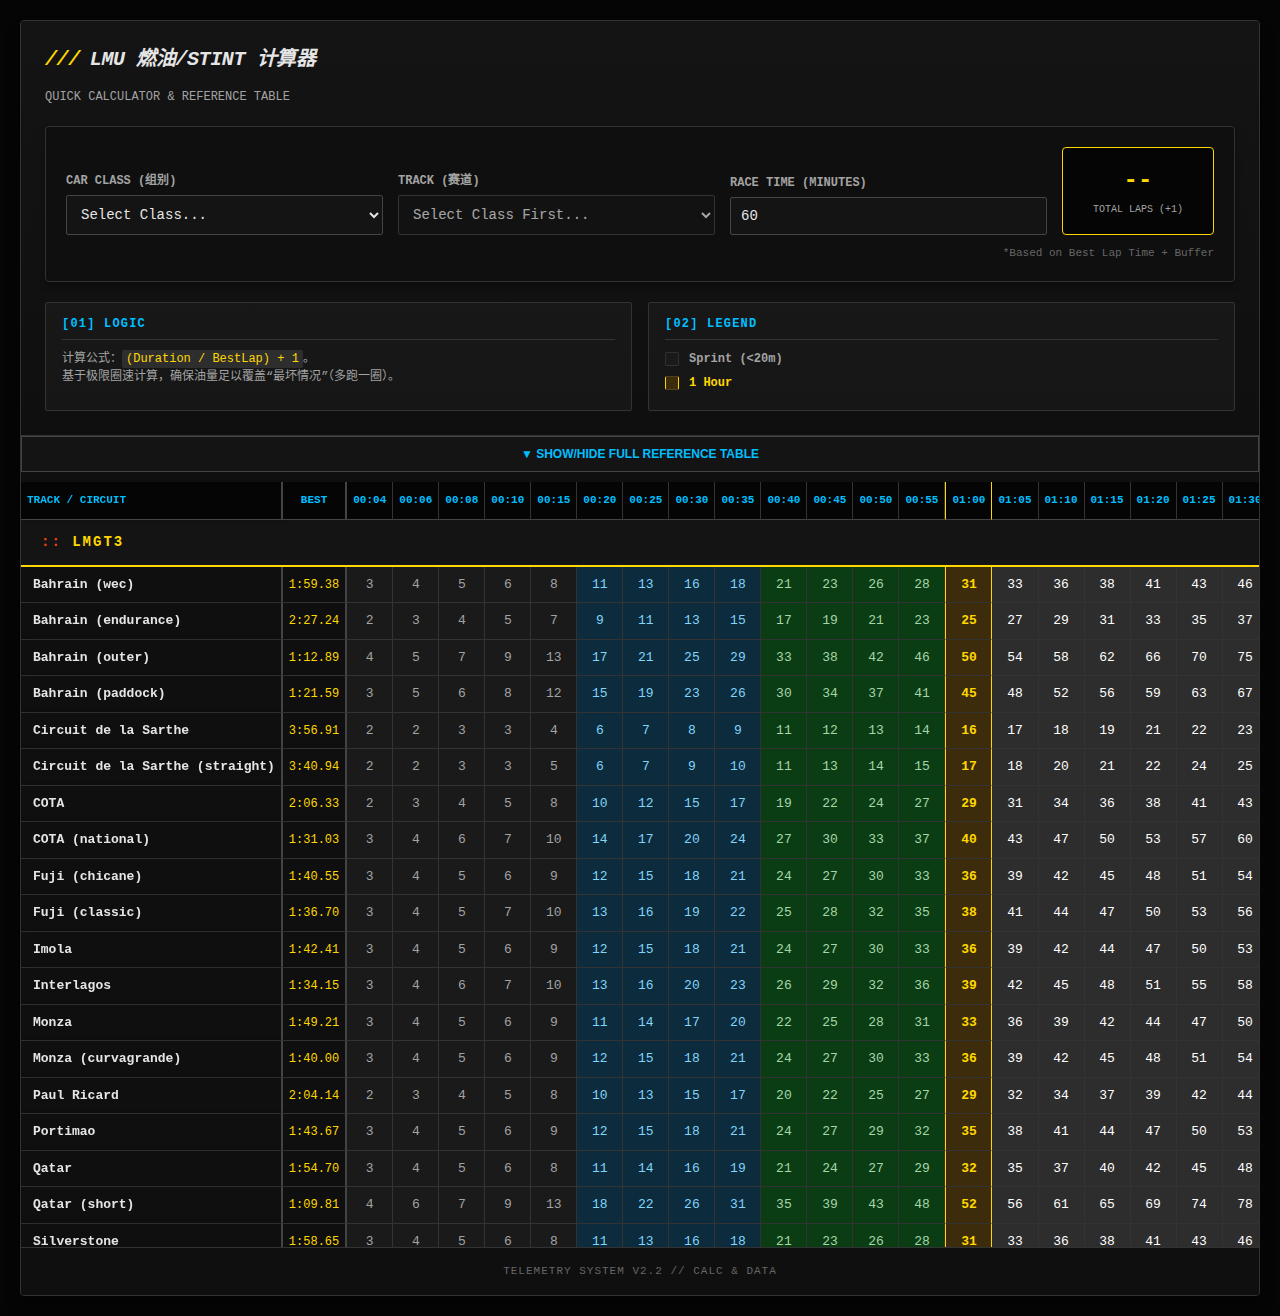
<file: data/lmu_fuel.html>
<!DOCTYPE html>
<html lang="zh-CN">

<head>
    <meta charset="UTF-8">
    <meta name="viewport" content="width=device-width, initial-scale=1.0">
    <title>LMU 燃油圈数计算表 | Race Data</title>

    <!-- 引用外部 CSS -->
    <link rel="stylesheet" href="../css/race-theme.css">
    <link rel="stylesheet" href="../css/style.css">

    <style>
        /* 本地特定样式补充 */
        .calculator-section {
            background-color: var(--bg-panel);
            border: 1px solid var(--border-main);
            border-radius: 4px;
            padding: 20px;
            margin-bottom: 20px;
            box-shadow: 0 4px 6px rgba(0, 0, 0, 0.3);
        }

        .calc-grid {
            display: grid;
            grid-template-columns: 1fr;
            gap: 15px;
        }

        @media (min-width: 768px) {
            .calc-grid {
                grid-template-columns: repeat(3, 1fr) auto;
                align-items: end;
            }
        }

        .form-group {
            display: flex;
            flex-direction: column;
        }

        .form-label {
            color: var(--text-secondary);
            font-size: 12px;
            margin-bottom: 5px;
            text-transform: uppercase;
            font-weight: bold;
        }

        .form-select,
        .form-input {
            background-color: var(--bg-card);
            border: 1px solid var(--border-light);
            color: var(--text-primary);
            padding: 10px;
            border-radius: 2px;
            font-family: var(--font-stack);
            font-size: 14px;
        }

        .form-select:focus,
        .form-input:focus {
            outline: none;
            border-color: var(--accent-cyan);
        }

        .result-box {
            background-color: var(--bg-core);
            border: 1px solid var(--accent-gold);
            color: var(--accent-gold);
            padding: 15px;
            text-align: center;
            border-radius: 4px;
            min-width: 120px;
        }

        .result-value {
            font-size: 24px;
            font-weight: bold;
            display: block;
        }

        .result-label {
            font-size: 10px;
            text-transform: uppercase;
            color: var(--text-secondary);
        }

        /* 隐藏/显示表格按钮 (仅移动端优化体验) */
        .toggle-table-btn {
            background: var(--bg-card);
            border: 1px solid var(--border-light);
            color: var(--accent-cyan);
            width: 100%;
            padding: 10px;
            margin-bottom: 10px;
            cursor: pointer;
            text-transform: uppercase;
            font-size: 12px;
            font-weight: bold;
        }

        .toggle-table-btn:hover {
            background: var(--bg-panel);
            border-color: var(--accent-cyan);
        }
    </style>
</head>

<body>

    <div class="container">

        <div class="guide-section">
            <h1 class="guide-title">LMU 燃油/Stint 计算器</h1>
            <p class="guide-desc">QUICK CALCULATOR & REFERENCE TABLE</p>

            <!-- ========================== -->
            <!-- 新增：交互式计算器板块 -->
            <!-- ========================== -->
            <div class="calculator-section">
                <div class="calc-grid">
                    <!-- 1. 选择组别 -->
                    <div class="form-group">
                        <label class="form-label">Car Class (组别)</label>
                        <select id="classSelect" class="form-select" onchange="updateTrackList()">
                            <option value="" disabled selected>Select Class...</option>
                            <!-- JS populate -->
                        </select>
                    </div>

                    <!-- 2. 选择赛道 -->
                    <div class="form-group">
                        <label class="form-label">Track (赛道)</label>
                        <select id="trackSelect" class="form-select" disabled onchange="calculateLaps()">
                            <option value="">Select Class First...</option>
                        </select>
                    </div>

                    <!-- 3. 输入时间 -->
                    <div class="form-group">
                        <label class="form-label">Race Time (Minutes)</label>
                        <input type="number" id="timeInput" class="form-input" value="60" min="1"
                            oninput="calculateLaps()">
                    </div>

                    <!-- 4. 结果显示 -->
                    <div class="result-box">
                        <span class="result-value" id="resultLaps">--</span>
                        <span class="result-label">Total Laps (+1)</span>
                    </div>
                </div>
                <div style="margin-top: 10px; font-size: 11px; color: var(--text-muted); text-align: right;">
                    *Based on Best Lap Time + Buffer
                </div>
            </div>

            <!-- 说明卡片 -->
            <div class="guide-grid">
                <div class="guide-card">
                    <h3>[01] LOGIC</h3>
                    <p style="font-size: 12px; margin: 0; color: var(--text-secondary);">
                        计算公式：<code>(Duration / BestLap) + 1</code>。<br>
                        基于极限圈速计算，确保油量足以覆盖“最坏情况”（多跑一圈）。
                    </p>
                </div>
                <!-- 移动端隐藏不重要的卡片以节省空间 -->
                <div class="guide-card hidden-mobile">
                    <h3>[02] LEGEND</h3>
                    <div class="legend-item">
                        <div class="legend-box col-short"></div> <strong>Sprint (&lt;20m)</strong>
                    </div>
                    <div class="legend-item">
                        <div class="legend-box highlight-border"></div> <strong style="color:var(--accent-gold)">1
                            Hour</strong>
                    </div>
                </div>
            </div>
        </div>

        <!-- 表格折叠按钮 -->
        <button class="toggle-table-btn" onclick="toggleTable()">
            ▼ Show/Hide Full Reference Table
        </button>

        <!-- 完整表格区域 -->
        <div class="table-wrapper" id="mainTableWrapper">
            <table id="fuelTable">
                <thead>
                    <tr class="header-main">
                        <th class="track-name" style="z-index: 30;">TRACK / CIRCUIT</th>
                        <th class="laptime-col" style="z-index: 30;">BEST</th>
                    </tr>
                </thead>
                <tbody id="tableBody">
                </tbody>
            </table>
        </div>

        <div class="footer">
            Telemetry System v2.2 // Calc & Data
        </div>
    </div>

    <script>
        // --- 完整数据 ---
        // (保持您原有的数据结构不变，这里只列出部分示例以节省空间，
        //  但在实际文件中请保留您上面提供的完整 allData 数组)
        const allData = [
            {
                class: "LMGT3",
                tracks: [
                    ["Bahrain (wec)", "1:59.38"], ["Bahrain (endurance)", "2:27.24"], ["Bahrain (outer)", "1:12.89"], ["Bahrain (paddock)", "1:21.59"],
                    ["Circuit de la Sarthe", "3:56.91"], ["Circuit de la Sarthe (straight)", "3:40.94"],
                    ["COTA", "2:06.33"], ["COTA (national)", "1:31.03"],
                    ["Fuji (chicane)", "1:40.55"], ["Fuji (classic)", "1:36.70"],
                    ["Imola", "1:42.41"], ["Interlagos", "1:34.15"],
                    ["Monza", "1:49.21"], ["Monza (curvagrande)", "1:40.00"],
                    ["Paul Ricard", "2:04.14"], ["Portimao", "1:43.67"],
                    ["Qatar", "1:54.70"], ["Qatar (short)", "1:09.81"],
                    ["Silverstone", "1:58.65"], ["Sebring", "2:00.79"], ["Sebring (school)", "1:03.52"], ["Spa", "2:17.93"]
                ]
            },
            {
                class: "LMH",
                tracks: [
                    ["Bahrain (wec)", "1:44.51"], ["Bahrain (endurance)", "2:09.29"], ["Bahrain (outer)", "1:03.68"], ["Bahrain (paddock)", "1:11.20"],
                    ["Circuit de la Sarthe", "3:22.47"], ["Circuit de la Sarthe (straight)", "3:08.98"],
                    ["COTA", "1:51.61"], ["COTA (national)", "1:20.55"],
                    ["Fuji (chicane)", "1:28.11"], ["Fuji (classic)", "1:24.17"],
                    ["Imola", "1:29.34"], ["Interlagos", "1:23.03"],
                    ["Monza", "1:34.31"], ["Monza (curvagrande)", "1:25.64"],
                    ["Paul Ricard", "1:47.94"], ["Portimao", "1:31.04"],
                    ["Qatar", "1:38.66"], ["Qatar (short)", "0:58.86"],
                    ["Silverstone", "1:41.79"], ["Sebring", "1:45.03"], ["Sebring (school)", "0:54.76"], ["Spa", "1:59.52"]
                ]
            },
            {
                class: "LMP3",
                tracks: [
                    ["Bahrain (wec)", "1:54.64"], ["Bahrain (endurance)", "2:20.65"], ["Bahrain (outer)", "1:10.15"], ["Bahrain (paddock)", "1:17.87"],
                    ["Circuit de la Sarthe", "3:45.94"], ["Circuit de la Sarthe (straight)", "3:30.90"],
                    ["COTA", "2:00.97"], ["COTA (national)", "1:27.02"],
                    ["Fuji (chicane)", "1:35.87"], ["Fuji (classic)", "1:32.55"],
                    ["Imola", "1:38.53"], ["Interlagos", "1:29.67"],
                    ["Monza", "1:44.40"], ["Monza (curvagrande)", "1:35.51"],
                    ["Paul Ricard", "1:57.72"], ["Portimao", "1:39.03"],
                    ["Qatar", "1:47.53"], ["Qatar (short)", "1:05.49"],
                    ["Silverstone", "1:51.85"], ["Sebring", "1:55.07"], ["Sebring (school)", "1:00.55"], ["Spa", "2:11.49"]
                ]
            },
            {
                class: "LMP2 ELMS",
                tracks: [
                    ["Bahrain (wec)", "1:47.18"], ["Bahrain (endurance)", "2:12.20"], ["Bahrain (outer)", "1:05.32"], ["Bahrain (paddock)", "1:13.04"],
                    ["Circuit de la Sarthe", "3:27.86"], ["Circuit de la Sarthe (straight)", "3:14.34"],
                    ["COTA", "1:53.37"], ["COTA (national)", "1:21.49"],
                    ["Fuji (chicane)", "1:29.35"], ["Fuji (classic)", "1:25.67"],
                    ["Imola", "1:30.93"], ["Interlagos", "1:23.27"],
                    ["Monza", "1:36.29"], ["Monza (curvagrande)", "1:27.78"],
                    ["Paul Ricard", "1:49.79"], ["Portimao", "1:32.36"],
                    ["Qatar", "1:38.89"], ["Qatar (short)", "0:59.26"],
                    ["Silverstone", "1:42.58"], ["Sebring", "1:47.13"], ["Sebring (school)", "0:55.40"], ["Spa", "2:02.08"]
                ]
            },
            {
                class: "LMP2 WEC",
                tracks: [
                    ["Bahrain (wec)", "1:49.61"], ["Bahrain (endurance)", "2:15.81"], ["Bahrain (outer)", "1:06.48"], ["Bahrain (paddock)", "1:14.69"],
                    ["Circuit de la Sarthe", "3:33.36"], ["Circuit de la Sarthe (straight)", "3:19.54"],
                    ["COTA", "1:56.93"], ["COTA (national)", "1:24.21"],
                    ["Fuji (chicane)", "1:31.99"], ["Fuji (classic)", "1:28.18"],
                    ["Imola", "1:34.42"], ["Interlagos", "1:25.99"],
                    ["Monza", "1:39.66"], ["Monza (curvagrande)", "1:30.07"],
                    ["Paul Ricard", "1:53.22"], ["Portimao", "1:35.51"],
                    ["Qatar", "1:43.27"], ["Qatar (short)", "1:01.90"],
                    ["Silverstone", "1:47.05"], ["Sebring", "1:49.94"], ["Sebring (school)", "0:56.99"], ["Spa", "2:05.57"]
                ]
            },
            {
                class: "GTE",
                tracks: [
                    ["Bahrain (wec)", "1:57.06"], ["Bahrain (endurance)", "2:23.84"], ["Bahrain (outer)", "1:11.54"], ["Bahrain (paddock)", "1:19.81"],
                    ["Circuit de la Sarthe", "3:51.65"], ["Circuit de la Sarthe (straight)", "3:35.22"],
                    ["COTA", "2:03.18"], ["COTA (national)", "1:27.67"],
                    ["Fuji (chicane)", "1:37.40"], ["Fuji (classic)", "1:33.24"],
                    ["Imola", "1:40.73"], ["Interlagos", "1:32.94"],
                    ["Monza", "1:46.78"], ["Monza (curvagrande)", "1:37.49"],
                    ["Paul Ricard", "2:03.70"], ["Portimao", "1:42.11"],
                    ["Qatar", "1:52.40"], ["Qatar (short)", "1:07.81"],
                    ["Silverstone", ""],
                    ["Sebring", "1:58.79"], ["Sebring (school)", "1:01.70"], ["Spa", "2:15.67"]
                ]
            }
        ];

        // --- 时间点配置 (用于下方表格) ---
        const timeConfig = [
            4, 6, 8, 10, 15,    // Short
            20, 25, 30, 35,     // Medium
            40, 45, 50, 55,     // Long
            60,                 // Highlight (1h)
            65, 70, 75, 80, 85, 90 // Endurance
        ];

        // --- 辅助函数 ---
        function formatTimeHeader(min) {
            const h = Math.floor(min / 60);
            const m = min % 60;
            return `${h.toString().padStart(2, '0')}:${m.toString().padStart(2, '0')}`;
        }

        function parseToSeconds(str) {
            if (!str) return null;
            const p = str.split(':');
            return (parseInt(p[0]) * 60) + parseFloat(p[1]);
        }

        // ==========================================
        // === Calculator Logic (Mobile Friendly) ===
        // ==========================================

        const classSelect = document.getElementById('classSelect');
        const trackSelect = document.getElementById('trackSelect');
        const timeInput = document.getElementById('timeInput');
        const resultLaps = document.getElementById('resultLaps');

        // 1. 初始化组别下拉菜单
        function initCalculator() {
            allData.forEach((item, index) => {
                const opt = document.createElement('option');
                opt.value = index; // 用数组索引作为值
                opt.textContent = item.class;
                classSelect.appendChild(opt);
            });
        }

        // 2. 组别改变时，更新赛道列表
        function updateTrackList() {
            const classIndex = classSelect.value;
            const trackData = allData[classIndex].tracks;

            // 清空并启用赛道选择
            trackSelect.innerHTML = '<option value="" disabled selected>Select Track...</option>';
            trackSelect.disabled = false;

            trackData.forEach((track, index) => {
                const opt = document.createElement('option');
                opt.value = track[1]; // 将圈速时间字符串直接作为 value
                opt.textContent = track[0];
                trackSelect.appendChild(opt);
            });

            // 重置结果
            resultLaps.textContent = "--";
        }

        // 3. 计算逻辑
        function calculateLaps() {
            const lapTimeStr = trackSelect.value;
            const durationMin = parseFloat(timeInput.value);

            if (!lapTimeStr || !durationMin || durationMin <= 0) {
                resultLaps.textContent = "--";
                return;
            }

            const lapSeconds = parseToSeconds(lapTimeStr);
            if (!lapSeconds) {
                resultLaps.textContent = "Err";
                return;
            }

            // 核心公式：(总秒数 / 单圈秒数) 向上取整 + 1圈(Buffer)
            // 原表格逻辑是Math.ceil，这里为了保险起见，严格按照策略逻辑
            // 通常做法：总时间/圈速 = 跑的圈数。如果正好除尽，往往需要多跑一圈以防万一。
            // 这里沿用表格的逻辑：Math.ceil((min * 60) / sec)
            const totalSeconds = durationMin * 60;
            const laps = Math.ceil(totalSeconds / lapSeconds);

            // 显示结果
            resultLaps.textContent = laps;
        }

        // ==========================================
        // === Table Logic (Reference)            ===
        // ==========================================

        function generateTable() {
            const theadRow = document.querySelector('.header-main');
            const tbody = document.getElementById('tableBody');

            // 1. 生成表头
            timeConfig.forEach(min => {
                const th = document.createElement('th');
                th.textContent = formatTimeHeader(min);
                if (min === 60) th.className = 'highlight-border';
                else if (min < 20) th.className = 'col-short';
                else if (min < 40) th.className = 'col-med';
                else if (min < 60) th.className = 'col-long';
                else th.className = 'col-endur';
                theadRow.appendChild(th);
            });

            // 2. 生成数据行
            allData.forEach(cat => {
                const secRow = document.createElement('tr');
                secRow.className = 'section-header';
                const secTd = document.createElement('td');
                secTd.colSpan = timeConfig.length + 2;
                secTd.textContent = cat.class;
                secRow.appendChild(secTd);
                tbody.appendChild(secRow);

                cat.tracks.forEach(track => {
                    const tr = document.createElement('tr');
                    const [name, timeStr] = track;
                    const sec = parseToSeconds(timeStr);

                    const tdName = document.createElement('td');
                    tdName.className = 'track-name';
                    tdName.textContent = name;
                    tr.appendChild(tdName);

                    const tdTime = document.createElement('td');
                    tdTime.className = 'laptime-col';
                    tdTime.textContent = timeStr || "-";
                    tr.appendChild(tdTime);

                    timeConfig.forEach(min => {
                        const td = document.createElement('td');
                        if (min === 60) td.className = 'highlight-border';
                        else if (min < 20) td.className = 'col-short';
                        else if (min < 40) td.className = 'col-med';
                        else if (min < 60) td.className = 'col-long';
                        else td.className = 'col-endur';

                        if (sec) {
                            const laps = Math.ceil((min * 60) / sec);
                            td.textContent = laps;
                        } else {
                            td.textContent = "-";
                            td.classList.add('empty-data');
                        }
                        tr.appendChild(td);
                    });
                    tbody.appendChild(tr);
                });
            });
        }

        function toggleTable() {
            const wrapper = document.getElementById('mainTableWrapper');
            if (wrapper.style.display === 'none') {
                wrapper.style.display = 'block';
            } else {
                wrapper.style.display = 'none';
            }
        }

        // 初始化
        window.addEventListener('DOMContentLoaded', () => {
            initCalculator();
            generateTable();

            // 移动端默认折叠表格，PC端展开
            if (window.innerWidth < 768) {
                document.getElementById('mainTableWrapper').style.display = 'none';
            }
        });

    </script>

</body>

</html>
</file>
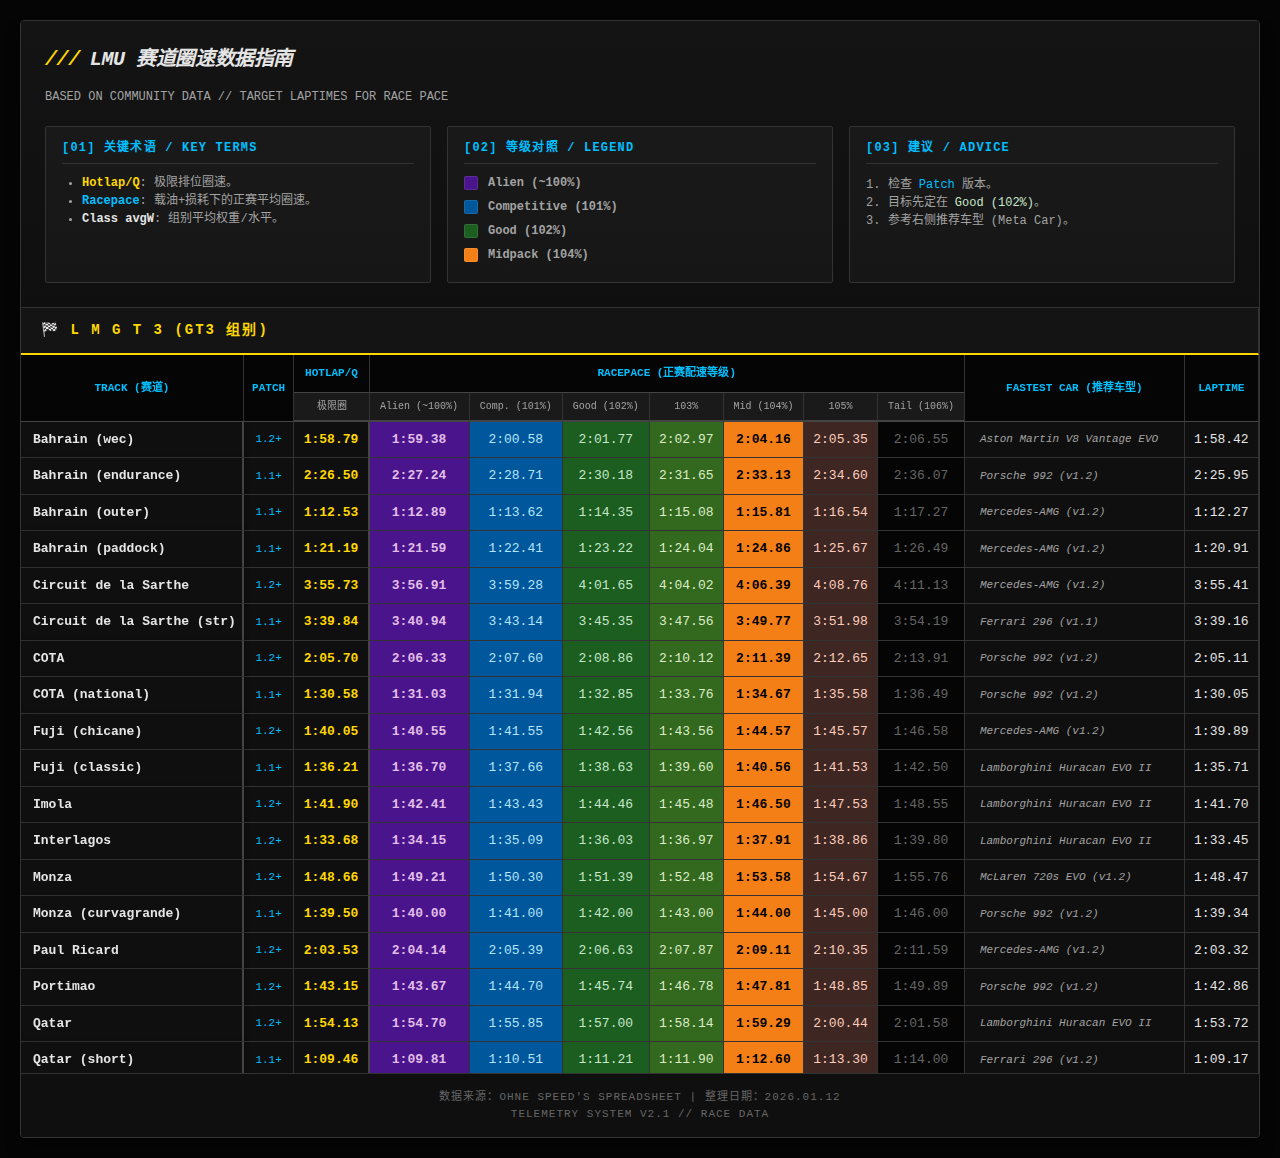
<file: data/lmu_laptimes.html>
<!DOCTYPE html>
<html lang="zh-CN">

<head>
    <meta charset="UTF-8">
    <meta name="viewport" content="width=device-width, initial-scale=1.0">
    <title>LMU 赛道圈速全览 | Race Data</title>


    <link rel="stylesheet" href="../css/race-theme.css">
    <link rel="stylesheet" href="../css/style.css">

</head>

<body>

    <div class="container">

        <!-- 指南区域 -->
        <div class="guide-section">
            <h1 class="guide-title">LMU 赛道圈速数据指南</h1>
            <p style="color:var(--text-secondary); font-size:12px;">BASED ON COMMUNITY DATA // TARGET LAPTIMES FOR RACE
                PACE</p>

            <div class="guide-grid">
                <!-- 关键术语 -->
                <div class="guide-card">
                    <h3>[01] 关键术语 / KEY TERMS</h3>
                    <ul style="padding-left: 20px; margin: 0; font-size: 12px; color:var(--text-secondary);">
                        <li><strong style="color:var(--accent-gold)">Hotlap/Q</strong>: 极限排位圈速。</li>
                        <li><strong style="color:var(--accent-cyan)">Racepace</strong>: 载油+损耗下的正赛平均圈速。</li>
                        <li><strong style="color:var(--text-primary)">Class avgW</strong>: 组别平均权重/水平。</li>
                    </ul>
                </div>

                <!-- 配速等级图例 -->
                <div class="guide-card">
                    <h3>[02] 等级对照 / LEGEND</h3>
                    <div class="legend-item">
                        <div class="legend-box pace-alien"></div> <strong>Alien (~100%)</strong>
                    </div>
                    <div class="legend-item">
                        <div class="legend-box pace-comp"></div> <strong>Competitive (101%)</strong>
                    </div>
                    <div class="legend-item">
                        <div class="legend-box pace-good"></div> <strong>Good (102%)</strong>
                    </div>
                    <div class="legend-item">
                        <div class="legend-box pace-mid"></div> <strong>Midpack (104%)</strong>
                    </div>
                </div>

                <!-- 建议 -->
                <div class="guide-card">
                    <h3>[03] 建议 / ADVICE</h3>
                    <p style="font-size: 12px; color:var(--text-secondary);">
                        1. 检查 <span style="color:var(--accent-cyan)">Patch</span> 版本。<br>
                        2. 目标先定在 <span style="color:var(--pace-good-fg)">Good (102%)</span>。<br>
                        3. 参考右侧推荐车型 (Meta Car)。
                    </p>
                </div>
            </div>
        </div>

        <div class="table-wrapper">
            <!-- LMGT3 SECTION -->
            <table>
                <thead>
                    <tr>
                        <th colspan="13" class="section-title">🏁 L M G T 3 (GT3 组别)</th>
                    </tr>
                    <tr class="header-main">
                        <th rowspan="2" style="width: 150px;">Track (赛道)</th>
                        <th rowspan="2">Patch</th>
                        <th>Hotlap/Q</th>
                        <th colspan="7">Racepace (正赛配速等级)</th>
                        <th rowspan="2">Fastest Car (推荐车型)</th>
                        <th rowspan="2">Laptime</th>
                    </tr>
                    <tr class="header-sub">
                        <th>极限圈</th>
                        <th>Alien (~100%)</th>
                        <th>Comp. (101%)</th>
                        <th>Good (102%)</th>
                        <th>103%</th>
                        <th>Mid (104%)</th>
                        <th>105%</th>
                        <th>Tail (106%)</th>
                    </tr>
                </thead>
                <tbody>
                    <tr>
                        <td class="track-name">Bahrain (wec)</td>
                        <td class="patch">1.2+</td>
                        <td class="hotlap">1:58.79</td>
                        <td class="pace-alien">1:59.38</td>
                        <td class="pace-comp">2:00.58</td>
                        <td class="pace-good">2:01.77</td>
                        <td class="pace-good-2">2:02.97</td>
                        <td class="pace-mid">2:04.16</td>
                        <td class="pace-tail">2:05.35</td>
                        <td class="pace-tail-2">2:06.55</td>
                        <td class="car-name">Aston Martin V8 Vantage EVO</td>
                        <td>1:58.42</td>
                    </tr>
                    <tr>
                        <td class="track-name">Bahrain (endurance)</td>
                        <td class="patch">1.1+</td>
                        <td class="hotlap">2:26.50</td>
                        <td class="pace-alien">2:27.24</td>
                        <td class="pace-comp">2:28.71</td>
                        <td class="pace-good">2:30.18</td>
                        <td class="pace-good-2">2:31.65</td>
                        <td class="pace-mid">2:33.13</td>
                        <td class="pace-tail">2:34.60</td>
                        <td class="pace-tail-2">2:36.07</td>
                        <td class="car-name">Porsche 992 (v1.2)</td>
                        <td>2:25.95</td>
                    </tr>
                    <tr>
                        <td class="track-name">Bahrain (outer)</td>
                        <td class="patch">1.1+</td>
                        <td class="hotlap">1:12.53</td>
                        <td class="pace-alien">1:12.89</td>
                        <td class="pace-comp">1:13.62</td>
                        <td class="pace-good">1:14.35</td>
                        <td class="pace-good-2">1:15.08</td>
                        <td class="pace-mid">1:15.81</td>
                        <td class="pace-tail">1:16.54</td>
                        <td class="pace-tail-2">1:17.27</td>
                        <td class="car-name">Mercedes-AMG (v1.2)</td>
                        <td>1:12.27</td>
                    </tr>
                    <tr>
                        <td class="track-name">Bahrain (paddock)</td>
                        <td class="patch">1.1+</td>
                        <td class="hotlap">1:21.19</td>
                        <td class="pace-alien">1:21.59</td>
                        <td class="pace-comp">1:22.41</td>
                        <td class="pace-good">1:23.22</td>
                        <td class="pace-good-2">1:24.04</td>
                        <td class="pace-mid">1:24.86</td>
                        <td class="pace-tail">1:25.67</td>
                        <td class="pace-tail-2">1:26.49</td>
                        <td class="car-name">Mercedes-AMG (v1.2)</td>
                        <td>1:20.91</td>
                    </tr>
                    <tr>
                        <td class="track-name">Circuit de la Sarthe</td>
                        <td class="patch">1.2+</td>
                        <td class="hotlap">3:55.73</td>
                        <td class="pace-alien">3:56.91</td>
                        <td class="pace-comp">3:59.28</td>
                        <td class="pace-good">4:01.65</td>
                        <td class="pace-good-2">4:04.02</td>
                        <td class="pace-mid">4:06.39</td>
                        <td class="pace-tail">4:08.76</td>
                        <td class="pace-tail-2">4:11.13</td>
                        <td class="car-name">Mercedes-AMG (v1.2)</td>
                        <td>3:55.41</td>
                    </tr>
                    <tr>
                        <td class="track-name">Circuit de la Sarthe (str)</td>
                        <td class="patch">1.1+</td>
                        <td class="hotlap">3:39.84</td>
                        <td class="pace-alien">3:40.94</td>
                        <td class="pace-comp">3:43.14</td>
                        <td class="pace-good">3:45.35</td>
                        <td class="pace-good-2">3:47.56</td>
                        <td class="pace-mid">3:49.77</td>
                        <td class="pace-tail">3:51.98</td>
                        <td class="pace-tail-2">3:54.19</td>
                        <td class="car-name">Ferrari 296 (v1.1)</td>
                        <td>3:39.16</td>
                    </tr>
                    <tr>
                        <td class="track-name">COTA</td>
                        <td class="patch">1.2+</td>
                        <td class="hotlap">2:05.70</td>
                        <td class="pace-alien">2:06.33</td>
                        <td class="pace-comp">2:07.60</td>
                        <td class="pace-good">2:08.86</td>
                        <td class="pace-good-2">2:10.12</td>
                        <td class="pace-mid">2:11.39</td>
                        <td class="pace-tail">2:12.65</td>
                        <td class="pace-tail-2">2:13.91</td>
                        <td class="car-name">Porsche 992 (v1.2)</td>
                        <td>2:05.11</td>
                    </tr>
                    <tr>
                        <td class="track-name">COTA (national)</td>
                        <td class="patch">1.1+</td>
                        <td class="hotlap">1:30.58</td>
                        <td class="pace-alien">1:31.03</td>
                        <td class="pace-comp">1:31.94</td>
                        <td class="pace-good">1:32.85</td>
                        <td class="pace-good-2">1:33.76</td>
                        <td class="pace-mid">1:34.67</td>
                        <td class="pace-tail">1:35.58</td>
                        <td class="pace-tail-2">1:36.49</td>
                        <td class="car-name">Porsche 992 (v1.2)</td>
                        <td>1:30.05</td>
                    </tr>
                    <tr>
                        <td class="track-name">Fuji (chicane)</td>
                        <td class="patch">1.2+</td>
                        <td class="hotlap">1:40.05</td>
                        <td class="pace-alien">1:40.55</td>
                        <td class="pace-comp">1:41.55</td>
                        <td class="pace-good">1:42.56</td>
                        <td class="pace-good-2">1:43.56</td>
                        <td class="pace-mid">1:44.57</td>
                        <td class="pace-tail">1:45.57</td>
                        <td class="pace-tail-2">1:46.58</td>
                        <td class="car-name">Mercedes-AMG (v1.2)</td>
                        <td>1:39.89</td>
                    </tr>
                    <tr>
                        <td class="track-name">Fuji (classic)</td>
                        <td class="patch">1.1+</td>
                        <td class="hotlap">1:36.21</td>
                        <td class="pace-alien">1:36.70</td>
                        <td class="pace-comp">1:37.66</td>
                        <td class="pace-good">1:38.63</td>
                        <td class="pace-good-2">1:39.60</td>
                        <td class="pace-mid">1:40.56</td>
                        <td class="pace-tail">1:41.53</td>
                        <td class="pace-tail-2">1:42.50</td>
                        <td class="car-name">Lamborghini Huracan EVO II</td>
                        <td>1:35.71</td>
                    </tr>
                    <tr>
                        <td class="track-name">Imola</td>
                        <td class="patch">1.2+</td>
                        <td class="hotlap">1:41.90</td>
                        <td class="pace-alien">1:42.41</td>
                        <td class="pace-comp">1:43.43</td>
                        <td class="pace-good">1:44.46</td>
                        <td class="pace-good-2">1:45.48</td>
                        <td class="pace-mid">1:46.50</td>
                        <td class="pace-tail">1:47.53</td>
                        <td class="pace-tail-2">1:48.55</td>
                        <td class="car-name">Lamborghini Huracan EVO II</td>
                        <td>1:41.70</td>
                    </tr>
                    <tr>
                        <td class="track-name">Interlagos</td>
                        <td class="patch">1.2+</td>
                        <td class="hotlap">1:33.68</td>
                        <td class="pace-alien">1:34.15</td>
                        <td class="pace-comp">1:35.09</td>
                        <td class="pace-good">1:36.03</td>
                        <td class="pace-good-2">1:36.97</td>
                        <td class="pace-mid">1:37.91</td>
                        <td class="pace-tail">1:38.86</td>
                        <td class="pace-tail-2">1:39.80</td>
                        <td class="car-name">Lamborghini Huracan EVO II</td>
                        <td>1:33.45</td>
                    </tr>
                    <tr>
                        <td class="track-name">Monza</td>
                        <td class="patch">1.2+</td>
                        <td class="hotlap">1:48.66</td>
                        <td class="pace-alien">1:49.21</td>
                        <td class="pace-comp">1:50.30</td>
                        <td class="pace-good">1:51.39</td>
                        <td class="pace-good-2">1:52.48</td>
                        <td class="pace-mid">1:53.58</td>
                        <td class="pace-tail">1:54.67</td>
                        <td class="pace-tail-2">1:55.76</td>
                        <td class="car-name">McLaren 720s EVO (v1.2)</td>
                        <td>1:48.47</td>
                    </tr>
                    <tr>
                        <td class="track-name">Monza (curvagrande)</td>
                        <td class="patch">1.1+</td>
                        <td class="hotlap">1:39.50</td>
                        <td class="pace-alien">1:40.00</td>
                        <td class="pace-comp">1:41.00</td>
                        <td class="pace-good">1:42.00</td>
                        <td class="pace-good-2">1:43.00</td>
                        <td class="pace-mid">1:44.00</td>
                        <td class="pace-tail">1:45.00</td>
                        <td class="pace-tail-2">1:46.00</td>
                        <td class="car-name">Porsche 992 (v1.2)</td>
                        <td>1:39.34</td>
                    </tr>
                    <tr>
                        <td class="track-name">Paul Ricard</td>
                        <td class="patch">1.2+</td>
                        <td class="hotlap">2:03.53</td>
                        <td class="pace-alien">2:04.14</td>
                        <td class="pace-comp">2:05.39</td>
                        <td class="pace-good">2:06.63</td>
                        <td class="pace-good-2">2:07.87</td>
                        <td class="pace-mid">2:09.11</td>
                        <td class="pace-tail">2:10.35</td>
                        <td class="pace-tail-2">2:11.59</td>
                        <td class="car-name">Mercedes-AMG (v1.2)</td>
                        <td>2:03.32</td>
                    </tr>
                    <tr>
                        <td class="track-name">Portimao</td>
                        <td class="patch">1.2+</td>
                        <td class="hotlap">1:43.15</td>
                        <td class="pace-alien">1:43.67</td>
                        <td class="pace-comp">1:44.70</td>
                        <td class="pace-good">1:45.74</td>
                        <td class="pace-good-2">1:46.78</td>
                        <td class="pace-mid">1:47.81</td>
                        <td class="pace-tail">1:48.85</td>
                        <td class="pace-tail-2">1:49.89</td>
                        <td class="car-name">Porsche 992 (v1.2)</td>
                        <td>1:42.86</td>
                    </tr>
                    <tr>
                        <td class="track-name">Qatar</td>
                        <td class="patch">1.2+</td>
                        <td class="hotlap">1:54.13</td>
                        <td class="pace-alien">1:54.70</td>
                        <td class="pace-comp">1:55.85</td>
                        <td class="pace-good">1:57.00</td>
                        <td class="pace-good-2">1:58.14</td>
                        <td class="pace-mid">1:59.29</td>
                        <td class="pace-tail">2:00.44</td>
                        <td class="pace-tail-2">2:01.58</td>
                        <td class="car-name">Lamborghini Huracan EVO II</td>
                        <td>1:53.72</td>
                    </tr>
                    <tr>
                        <td class="track-name">Qatar (short)</td>
                        <td class="patch">1.1+</td>
                        <td class="hotlap">1:09.46</td>
                        <td class="pace-alien">1:09.81</td>
                        <td class="pace-comp">1:10.51</td>
                        <td class="pace-good">1:11.21</td>
                        <td class="pace-good-2">1:11.90</td>
                        <td class="pace-mid">1:12.60</td>
                        <td class="pace-tail">1:13.30</td>
                        <td class="pace-tail-2">1:14.00</td>
                        <td class="car-name">Ferrari 296 (v1.2)</td>
                        <td>1:09.17</td>
                    </tr>
                    <tr>
                        <td class="track-name">Silverstone</td>
                        <td class="patch">1.2+</td>
                        <td class="hotlap">1:58.06</td>
                        <td class="pace-alien">1:58.65</td>
                        <td class="pace-comp">1:59.84</td>
                        <td class="pace-good">2:01.02</td>
                        <td class="pace-good-2">2:02.21</td>
                        <td class="pace-mid">2:03.40</td>
                        <td class="pace-tail">2:04.58</td>
                        <td class="pace-tail-2">2:05.77</td>
                        <td class="car-name">Porsche 992 (v1.2)</td>
                        <td>1:57.72</td>
                    </tr>
                    <tr>
                        <td class="track-name">Sebring</td>
                        <td class="patch">1.2+</td>
                        <td class="hotlap">2:00.18</td>
                        <td class="pace-alien">2:00.79</td>
                        <td class="pace-comp">2:01.99</td>
                        <td class="pace-good">2:03.20</td>
                        <td class="pace-good-2">2:04.41</td>
                        <td class="pace-mid">2:05.62</td>
                        <td class="pace-tail">2:06.82</td>
                        <td class="pace-tail-2">2:08.03</td>
                        <td class="car-name">Lamborghini Huracan EVO II</td>
                        <td>1:59.91</td>
                    </tr>
                    <tr>
                        <td class="track-name">Sebring (school)</td>
                        <td class="patch">1.1+</td>
                        <td class="hotlap">1:03.21</td>
                        <td class="pace-alien">1:03.52</td>
                        <td class="pace-comp">1:04.16</td>
                        <td class="pace-good">1:04.79</td>
                        <td class="pace-good-2">1:05.43</td>
                        <td class="pace-mid">1:06.06</td>
                        <td class="pace-tail">1:06.70</td>
                        <td class="pace-tail-2">1:07.33</td>
                        <td class="car-name">Ford Mustang (v1.1)</td>
                        <td>1:03.03</td>
                    </tr>
                    <tr>
                        <td class="track-name">Spa</td>
                        <td class="patch">1.2+</td>
                        <td class="hotlap">2:17.24</td>
                        <td class="pace-alien">2:17.93</td>
                        <td class="pace-comp">2:19.31</td>
                        <td class="pace-good">2:20.69</td>
                        <td class="pace-good-2">2:22.07</td>
                        <td class="pace-mid">2:23.45</td>
                        <td class="pace-tail">2:24.83</td>
                        <td class="pace-tail-2">2:26.20</td>
                        <td class="car-name">Lamborghini Huracan EVO II</td>
                        <td>2:16.97</td>
                    </tr>
                </tbody>
            </table>

            <!-- LMH SECTION -->
            <table>
                <thead>
                    <tr>
                        <th colspan="13" class="section-title">🏎️ L M H (Hypercar 组别)</th>
                    </tr>
                    <tr class="header-main">
                        <th rowspan="2" style="width: 150px;">Track (赛道)</th>
                        <th rowspan="2">Patch</th>
                        <th>Hotlap/Q</th>
                        <th colspan="7">Racepace (正赛配速等级)</th>
                        <th rowspan="2">Fastest Car (推荐车型)</th>
                        <th rowspan="2">Laptime</th>
                    </tr>
                    <tr class="header-sub">
                        <th>极限圈</th>
                        <th>Alien (~100%)</th>
                        <th>Comp. (101%)</th>
                        <th>Good (102%)</th>
                        <th>103%</th>
                        <th>Mid (104%)</th>
                        <th>105%</th>
                        <th>Tail (106%)</th>
                    </tr>
                </thead>
                <tbody>
                    <tr>
                        <td class="track-name">Bahrain (wec)</td>
                        <td class="patch">1.1+</td>
                        <td class="hotlap">1:43.99</td>
                        <td class="pace-alien">1:44.51</td>
                        <td class="pace-comp">1:45.56</td>
                        <td class="pace-good">1:46.60</td>
                        <td class="pace-good-2">1:47.65</td>
                        <td class="pace-mid">1:48.69</td>
                        <td class="pace-tail">1:49.74</td>
                        <td class="pace-tail-2">1:50.78</td>
                        <td class="car-name">Lamborghini SC63 (v1.1)</td>
                        <td>1:43.70</td>
                    </tr>
                    <tr>
                        <td class="track-name">Bahrain (endurance)</td>
                        <td class="patch">1.1+</td>
                        <td class="hotlap">2:08.64</td>
                        <td class="pace-alien">2:09.29</td>
                        <td class="pace-comp">2:10.58</td>
                        <td class="pace-good">2:11.87</td>
                        <td class="pace-good-2">2:13.17</td>
                        <td class="pace-mid">2:14.46</td>
                        <td class="pace-tail">2:15.75</td>
                        <td class="pace-tail-2">2:17.04</td>
                        <td class="car-name">BMW M Hybrid V8 (v1.2)</td>
                        <td>2:08.24</td>
                    </tr>
                    <tr>
                        <td class="track-name">Bahrain (outer)</td>
                        <td class="patch">1.1+</td>
                        <td class="hotlap">1:03.37</td>
                        <td class="pace-alien">1:03.68</td>
                        <td class="pace-comp">1:04.32</td>
                        <td class="pace-good">1:04.96</td>
                        <td class="pace-good-2">1:05.59</td>
                        <td class="pace-mid">1:06.23</td>
                        <td class="pace-tail">1:06.87</td>
                        <td class="pace-tail-2">1:07.51</td>
                        <td class="car-name">BMW M Hybrid V8 (v1.2)</td>
                        <td>1:03.20</td>
                    </tr>
                    <tr>
                        <td class="track-name">Bahrain (paddock)</td>
                        <td class="patch">1.1+</td>
                        <td class="hotlap">1:10.84</td>
                        <td class="pace-alien">1:11.20</td>
                        <td class="pace-comp">1:11.91</td>
                        <td class="pace-good">1:12.62</td>
                        <td class="pace-good-2">1:13.33</td>
                        <td class="pace-mid">1:14.05</td>
                        <td class="pace-tail">1:14.76</td>
                        <td class="pace-tail-2">1:15.47</td>
                        <td class="car-name">Isotta Fraschini Tipo 6 (v1.1)</td>
                        <td>1:10.77</td>
                    </tr>
                    <tr>
                        <td class="track-name">Circuit de la Sarthe</td>
                        <td class="patch">1.1+</td>
                        <td class="hotlap">3:21.47</td>
                        <td class="pace-alien">3:22.47</td>
                        <td class="pace-comp">3:24.50</td>
                        <td class="pace-good">3:26.52</td>
                        <td class="pace-good-2">3:28.55</td>
                        <td class="pace-mid">3:30.57</td>
                        <td class="pace-tail">3:32.60</td>
                        <td class="pace-tail-2">3:34.62</td>
                        <td class="car-name">Porsche 963 (v1.1)</td>
                        <td>3:20.79</td>
                    </tr>
                    <tr>
                        <td class="track-name">Circuit de la Sarthe (str)</td>
                        <td class="patch">1.1+</td>
                        <td class="hotlap">3:08.04</td>
                        <td class="pace-alien">3:08.98</td>
                        <td class="pace-comp">3:10.87</td>
                        <td class="pace-good">3:12.76</td>
                        <td class="pace-good-2">3:14.65</td>
                        <td class="pace-mid">3:16.54</td>
                        <td class="pace-tail">3:18.43</td>
                        <td class="pace-tail-2">3:20.32</td>
                        <td class="car-name">Aston Martin Valkyrie (v1.1)</td>
                        <td>3:07.52</td>
                    </tr>
                    <tr>
                        <td class="track-name">COTA</td>
                        <td class="patch">1.1+</td>
                        <td class="hotlap">1:51.05</td>
                        <td class="pace-alien">1:51.61</td>
                        <td class="pace-comp">1:52.72</td>
                        <td class="pace-good">1:53.84</td>
                        <td class="pace-good-2">1:54.95</td>
                        <td class="pace-mid">1:56.07</td>
                        <td class="pace-tail">1:57.19</td>
                        <td class="pace-tail-2">1:58.30</td>
                        <td class="car-name">Porsche 963 (v1.1)</td>
                        <td>1:50.71</td>
                    </tr>
                    <tr>
                        <td class="track-name">COTA (national)</td>
                        <td class="patch">1.1+</td>
                        <td class="hotlap">1:20.15</td>
                        <td class="pace-alien">1:20.55</td>
                        <td class="pace-comp">1:21.35</td>
                        <td class="pace-good">1:22.16</td>
                        <td class="pace-good-2">1:22.97</td>
                        <td class="pace-mid">1:23.77</td>
                        <td class="pace-tail">1:24.58</td>
                        <td class="pace-tail-2">1:25.38</td>
                        <td class="car-name">Toyota GR010 (v1.1)</td>
                        <td>1:19.90</td>
                    </tr>
                    <tr>
                        <td class="track-name">Fuji (chicane)</td>
                        <td class="patch">1.1+</td>
                        <td class="hotlap">1:27.67</td>
                        <td class="pace-alien">1:28.11</td>
                        <td class="pace-comp">1:28.99</td>
                        <td class="pace-good">1:29.87</td>
                        <td class="pace-good-2">1:30.75</td>
                        <td class="pace-mid">1:31.64</td>
                        <td class="pace-tail">1:32.52</td>
                        <td class="pace-tail-2">1:33.40</td>
                        <td class="car-name">BMW M Hybrid V8 (v1.1)</td>
                        <td>1:27.44</td>
                    </tr>
                    <tr>
                        <td class="track-name">Fuji (classic)</td>
                        <td class="patch">1.1+</td>
                        <td class="hotlap">1:23.76</td>
                        <td class="pace-alien">1:24.17</td>
                        <td class="pace-comp">1:25.02</td>
                        <td class="pace-good">1:25.86</td>
                        <td class="pace-good-2">1:26.70</td>
                        <td class="pace-mid">1:27.54</td>
                        <td class="pace-tail">1:28.38</td>
                        <td class="pace-tail-2">1:29.23</td>
                        <td class="car-name">Porsche 963 (v1.1)</td>
                        <td>1:23.62</td>
                    </tr>
                    <tr>
                        <td class="track-name">Imola</td>
                        <td class="patch">1.1+</td>
                        <td class="hotlap">1:28.90</td>
                        <td class="pace-alien">1:29.34</td>
                        <td class="pace-comp">1:30.24</td>
                        <td class="pace-good">1:31.13</td>
                        <td class="pace-good-2">1:32.02</td>
                        <td class="pace-mid">1:32.92</td>
                        <td class="pace-tail">1:33.81</td>
                        <td class="pace-tail-2">1:34.70</td>
                        <td class="car-name">Isotta Fraschini Tipo 6 (v1.1)</td>
                        <td>1:28.65</td>
                    </tr>
                    <tr>
                        <td class="track-name">Interlagos</td>
                        <td class="patch">1.1+</td>
                        <td class="hotlap">1:22.62</td>
                        <td class="pace-alien">1:23.03</td>
                        <td class="pace-comp">1:23.86</td>
                        <td class="pace-good">1:24.69</td>
                        <td class="pace-good-2">1:25.52</td>
                        <td class="pace-mid">1:26.35</td>
                        <td class="pace-tail">1:27.18</td>
                        <td class="pace-tail-2">1:28.02</td>
                        <td class="car-name">Lamborghini SC63 (v1.1)</td>
                        <td>1:22.32</td>
                    </tr>
                    <tr>
                        <td class="track-name">Monza</td>
                        <td class="patch">1.1+</td>
                        <td class="hotlap">1:33.84</td>
                        <td class="pace-alien">1:34.31</td>
                        <td class="pace-comp">1:35.26</td>
                        <td class="pace-good">1:36.20</td>
                        <td class="pace-good-2">1:37.14</td>
                        <td class="pace-mid">1:38.08</td>
                        <td class="pace-tail">1:39.03</td>
                        <td class="pace-tail-2">1:39.97</td>
                        <td class="car-name">BMW M Hybrid V8 (v1.1)</td>
                        <td>1:33.50</td>
                    </tr>
                    <tr>
                        <td class="track-name">Monza (curvagrande)</td>
                        <td class="patch">1.1+</td>
                        <td class="hotlap">1:25.21</td>
                        <td class="pace-alien">1:25.64</td>
                        <td class="pace-comp">1:26.50</td>
                        <td class="pace-good">1:27.35</td>
                        <td class="pace-good-2">1:28.21</td>
                        <td class="pace-mid">1:29.07</td>
                        <td class="pace-tail">1:29.92</td>
                        <td class="pace-tail-2">1:30.78</td>
                        <td class="car-name">Porsche 963 (v1.1)</td>
                        <td>1:24.96</td>
                    </tr>
                    <tr>
                        <td class="track-name">Paul Ricard</td>
                        <td class="patch">1.2+</td>
                        <td class="hotlap">1:47.41</td>
                        <td class="pace-alien">1:47.94</td>
                        <td class="pace-comp">1:49.02</td>
                        <td class="pace-good">1:50.10</td>
                        <td class="pace-good-2">1:51.18</td>
                        <td class="pace-mid">1:52.26</td>
                        <td class="pace-tail">1:53.34</td>
                        <td class="pace-tail-2">1:54.42</td>
                        <td class="car-name">Aston Martin Valkyrie (v1.2)</td>
                        <td>1:46.78</td>
                    </tr>
                    <tr>
                        <td class="track-name">Portimao</td>
                        <td class="patch">1.1+</td>
                        <td class="hotlap">1:30.59</td>
                        <td class="pace-alien">1:31.04</td>
                        <td class="pace-comp">1:31.95</td>
                        <td class="pace-good">1:32.86</td>
                        <td class="pace-good-2">1:33.77</td>
                        <td class="pace-mid">1:34.68</td>
                        <td class="pace-tail">1:35.59</td>
                        <td class="pace-tail-2">1:36.50</td>
                        <td class="car-name">Ferrari 499P (v1.1)</td>
                        <td>1:30.36</td>
                    </tr>
                    <tr>
                        <td class="track-name">Qatar</td>
                        <td class="patch">1.1+</td>
                        <td class="hotlap">1:38.17</td>
                        <td class="pace-alien">1:38.66</td>
                        <td class="pace-comp">1:39.65</td>
                        <td class="pace-good">1:40.63</td>
                        <td class="pace-good-2">1:41.62</td>
                        <td class="pace-mid">1:42.61</td>
                        <td class="pace-tail">1:43.59</td>
                        <td class="pace-tail-2">1:44.58</td>
                        <td class="car-name">Alpine A424 (v1.1)</td>
                        <td>1:37.94</td>
                    </tr>
                    <tr>
                        <td class="track-name">Qatar (short)</td>
                        <td class="patch">1.1+</td>
                        <td class="hotlap">0:58.57</td>
                        <td class="pace-alien">0:58.86</td>
                        <td class="pace-comp">0:59.45</td>
                        <td class="pace-good">1:00.04</td>
                        <td class="pace-good-2">1:00.62</td>
                        <td class="pace-mid">1:01.21</td>
                        <td class="pace-tail">1:01.80</td>
                        <td class="pace-tail-2">1:02.39</td>
                        <td class="car-name">Alpine A424 (v1.1)</td>
                        <td>0:58.35</td>
                    </tr>
                    <tr>
                        <td class="track-name">Silverstone</td>
                        <td class="patch">1.1+</td>
                        <td class="hotlap">1:41.28</td>
                        <td class="pace-alien">1:41.79</td>
                        <td class="pace-comp">1:42.81</td>
                        <td class="pace-good">1:43.82</td>
                        <td class="pace-good-2">1:44.84</td>
                        <td class="pace-mid">1:45.86</td>
                        <td class="pace-tail">1:46.88</td>
                        <td class="pace-tail-2">1:47.90</td>
                        <td class="car-name">Aston Martin Valkyrie (v1.2)</td>
                        <td>1:40.87</td>
                    </tr>
                    <tr>
                        <td class="track-name">Sebring</td>
                        <td class="patch">1.1+</td>
                        <td class="hotlap">1:44.51</td>
                        <td class="pace-alien">1:45.03</td>
                        <td class="pace-comp">1:46.09</td>
                        <td class="pace-good">1:47.14</td>
                        <td class="pace-good-2">1:48.19</td>
                        <td class="pace-mid">1:49.24</td>
                        <td class="pace-tail">1:50.29</td>
                        <td class="pace-tail-2">1:51.34</td>
                        <td class="car-name">Peugeot 9x8 Evo (v1.1)</td>
                        <td>1:44.36</td>
                    </tr>
                    <tr>
                        <td class="track-name">Sebring (school)</td>
                        <td class="patch">1.1+</td>
                        <td class="hotlap">0:54.49</td>
                        <td class="pace-alien">0:54.76</td>
                        <td class="pace-comp">0:55.31</td>
                        <td class="pace-good">0:55.86</td>
                        <td class="pace-good-2">0:56.40</td>
                        <td class="pace-mid">0:56.95</td>
                        <td class="pace-tail">0:57.50</td>
                        <td class="pace-tail-2">0:58.05</td>
                        <td class="car-name">Peugeot 9x8 Evo (v1.1)</td>
                        <td>0:54.26</td>
                    </tr>
                    <tr>
                        <td class="track-name">Spa</td>
                        <td class="patch">1.1+</td>
                        <td class="hotlap">1:58.93</td>
                        <td class="pace-alien">1:59.52</td>
                        <td class="pace-comp">2:00.72</td>
                        <td class="pace-good">2:01.91</td>
                        <td class="pace-good-2">2:03.11</td>
                        <td class="pace-mid">2:04.30</td>
                        <td class="pace-tail">2:05.50</td>
                        <td class="pace-tail-2">2:06.69</td>
                        <td class="car-name">Aston Martin Valkyrie (v1.2)</td>
                        <td>1:58.34</td>
                    </tr>
                </tbody>
            </table>

            <!-- LMP2 WEC SECTION -->
            <table>
                <thead>
                    <tr>
                        <th colspan="12" class="section-title">⏱️ L M P 2 W E C (原型车组)</th>
                    </tr>
                    <tr class="header-main">
                        <th rowspan="2" style="width: 150px;">Track (赛道)</th>
                        <th rowspan="2">Patch</th>
                        <th>Hotlap/Q</th>
                        <th colspan="7">Racepace (正赛配速等级)</th>
                        <th rowspan="2" style="display:none;">Fastest Car</th>
                        <!-- Hidden for consistency in structure if needed -->
                        <th rowspan="2" style="display:none;">Laptime</th>
                    </tr>
                    <tr class="header-sub">
                        <th>极限圈</th>
                        <th>Alien (~100%)</th>
                        <th>Comp. (101%)</th>
                        <th>Good (102%)</th>
                        <th>103%</th>
                        <th>Mid (104%)</th>
                        <th>105%</th>
                        <th>Tail (106%)</th>
                    </tr>
                </thead>
                <tbody>
                    <tr>
                        <td class="track-name">Bahrain (wec)</td>
                        <td class="patch">1.1+</td>
                        <td class="hotlap">1:49.06</td>
                        <td class="pace-alien">1:49.61</td>
                        <td class="pace-comp">1:50.70</td>
                        <td class="pace-good">1:51.80</td>
                        <td class="pace-good-2">1:52.90</td>
                        <td class="pace-mid">1:53.99</td>
                        <td class="pace-tail">1:55.09</td>
                        <td class="pace-tail-2">1:56.19</td>
                    </tr>
                    <tr>
                        <td class="track-name">Bahrain (endurance)</td>
                        <td class="patch">1.1+</td>
                        <td class="hotlap">2:15.13</td>
                        <td class="pace-alien">2:15.81</td>
                        <td class="pace-comp">2:17.17</td>
                        <td class="pace-good">2:18.52</td>
                        <td class="pace-good-2">2:19.88</td>
                        <td class="pace-mid">2:21.24</td>
                        <td class="pace-tail">2:22.60</td>
                        <td class="pace-tail-2">2:23.96</td>
                    </tr>
                    <tr>
                        <td class="track-name">Bahrain (outer)</td>
                        <td class="patch">1.1+</td>
                        <td class="hotlap">1:06.14</td>
                        <td class="pace-alien">1:06.48</td>
                        <td class="pace-comp">1:07.14</td>
                        <td class="pace-good">1:07.80</td>
                        <td class="pace-good-2">1:08.47</td>
                        <td class="pace-mid">1:09.13</td>
                        <td class="pace-tail">1:09.80</td>
                        <td class="pace-tail-2">1:10.46</td>
                    </tr>
                    <tr>
                        <td class="track-name">Bahrain (paddock)</td>
                        <td class="patch">1.1+</td>
                        <td class="hotlap">1:14.31</td>
                        <td class="pace-alien">1:14.69</td>
                        <td class="pace-comp">1:15.43</td>
                        <td class="pace-good">1:16.18</td>
                        <td class="pace-good-2">1:16.93</td>
                        <td class="pace-mid">1:17.67</td>
                        <td class="pace-tail">1:18.42</td>
                        <td class="pace-tail-2">1:19.17</td>
                    </tr>
                    <tr>
                        <td class="track-name">Circuit de la Sarthe</td>
                        <td class="patch">1.1+</td>
                        <td class="hotlap">3:32.30</td>
                        <td class="pace-alien">3:33.36</td>
                        <td class="pace-comp">3:35.50</td>
                        <td class="pace-good">3:37.63</td>
                        <td class="pace-good-2">3:39.76</td>
                        <td class="pace-mid">3:41.90</td>
                        <td class="pace-tail">3:44.03</td>
                        <td class="pace-tail-2">3:46.16</td>
                    </tr>
                    <tr>
                        <td class="track-name">Circuit de la Sarthe (straight)</td>
                        <td class="patch">1.1+</td>
                        <td class="hotlap">3:18.54</td>
                        <td class="pace-alien">3:19.54</td>
                        <td class="pace-comp">3:21.53</td>
                        <td class="pace-good">3:23.53</td>
                        <td class="pace-good-2">3:25.52</td>
                        <td class="pace-mid">3:27.52</td>
                        <td class="pace-tail">3:29.51</td>
                        <td class="pace-tail-2">3:31.51</td>
                    </tr>
                    <tr>
                        <td class="track-name">COTA</td>
                        <td class="patch">1.1+</td>
                        <td class="hotlap">1:56.35</td>
                        <td class="pace-alien">1:56.93</td>
                        <td class="pace-comp">1:58.10</td>
                        <td class="pace-good">1:59.27</td>
                        <td class="pace-good-2">2:00.44</td>
                        <td class="pace-mid">2:01.61</td>
                        <td class="pace-tail">2:02.78</td>
                        <td class="pace-tail-2">2:03.95</td>
                    </tr>
                    <tr>
                        <td class="track-name">COTA (national)</td>
                        <td class="patch">1.1+</td>
                        <td class="hotlap">1:23.79</td>
                        <td class="pace-alien">1:24.21</td>
                        <td class="pace-comp">1:25.05</td>
                        <td class="pace-good">1:25.89</td>
                        <td class="pace-good-2">1:26.74</td>
                        <td class="pace-mid">1:27.58</td>
                        <td class="pace-tail">1:28.42</td>
                        <td class="pace-tail-2">1:29.26</td>
                    </tr>
                    <tr>
                        <td class="track-name">Fuji (chicane)</td>
                        <td class="patch">1.2+</td>
                        <td class="hotlap">1:31.53</td>
                        <td class="pace-alien">1:31.99</td>
                        <td class="pace-comp">1:32.90</td>
                        <td class="pace-good">1:33.82</td>
                        <td class="pace-good-2">1:34.74</td>
                        <td class="pace-mid">1:35.66</td>
                        <td class="pace-tail">1:36.58</td>
                        <td class="pace-tail-2">1:37.50</td>
                    </tr>
                    <tr>
                        <td class="track-name">Fuji (classic)</td>
                        <td class="patch">1.1+</td>
                        <td class="hotlap">1:27.74</td>
                        <td class="pace-alien">1:28.18</td>
                        <td class="pace-comp">1:29.07</td>
                        <td class="pace-good">1:29.95</td>
                        <td class="pace-good-2">1:30.83</td>
                        <td class="pace-mid">1:31.71</td>
                        <td class="pace-tail">1:32.59</td>
                        <td class="pace-tail-2">1:33.47</td>
                    </tr>
                    <tr>
                        <td class="track-name">Imola</td>
                        <td class="patch">1.2+</td>
                        <td class="hotlap">1:33.95</td>
                        <td class="pace-alien">1:34.42</td>
                        <td class="pace-comp">1:35.36</td>
                        <td class="pace-good">1:36.30</td>
                        <td class="pace-good-2">1:37.25</td>
                        <td class="pace-mid">1:38.19</td>
                        <td class="pace-tail">1:39.14</td>
                        <td class="pace-tail-2">1:40.08</td>
                    </tr>
                    <tr>
                        <td class="track-name">Interlagos</td>
                        <td class="patch">1.2+</td>
                        <td class="hotlap">1:25.56</td>
                        <td class="pace-alien">1:25.99</td>
                        <td class="pace-comp">1:26.85</td>
                        <td class="pace-good">1:27.71</td>
                        <td class="pace-good-2">1:28.57</td>
                        <td class="pace-mid">1:29.43</td>
                        <td class="pace-tail">1:30.29</td>
                        <td class="pace-tail-2">1:31.15</td>
                    </tr>
                    <tr>
                        <td class="track-name">Monza</td>
                        <td class="patch">1.2+</td>
                        <td class="hotlap">1:39.16</td>
                        <td class="pace-alien">1:39.66</td>
                        <td class="pace-comp">1:40.65</td>
                        <td class="pace-good">1:41.65</td>
                        <td class="pace-good-2">1:42.65</td>
                        <td class="pace-mid">1:43.64</td>
                        <td class="pace-tail">1:44.64</td>
                        <td class="pace-tail-2">1:45.64</td>
                    </tr>
                    <tr>
                        <td class="track-name">Monza (curvagrande)</td>
                        <td class="patch">1.1+</td>
                        <td class="hotlap">1:29.63</td>
                        <td class="pace-alien">1:30.07</td>
                        <td class="pace-comp">1:30.98</td>
                        <td class="pace-good">1:31.88</td>
                        <td class="pace-good-2">1:32.78</td>
                        <td class="pace-mid">1:33.68</td>
                        <td class="pace-tail">1:34.58</td>
                        <td class="pace-tail-2">1:35.48</td>
                    </tr>
                    <tr>
                        <td class="track-name">Paul Ricard</td>
                        <td class="patch">1.2+</td>
                        <td class="hotlap">1:52.66</td>
                        <td class="pace-alien">1:53.22</td>
                        <td class="pace-comp">1:54.35</td>
                        <td class="pace-good">1:55.49</td>
                        <td class="pace-good-2">1:56.62</td>
                        <td class="pace-mid">1:57.75</td>
                        <td class="pace-tail">1:58.88</td>
                        <td class="pace-tail-2">2:00.02</td>
                    </tr>
                    <tr>
                        <td class="track-name">Portimao</td>
                        <td class="patch">1.2+</td>
                        <td class="hotlap">1:35.04</td>
                        <td class="pace-alien">1:35.51</td>
                        <td class="pace-comp">1:36.47</td>
                        <td class="pace-good">1:37.42</td>
                        <td class="pace-good-2">1:38.38</td>
                        <td class="pace-mid">1:39.33</td>
                        <td class="pace-tail">1:40.29</td>
                        <td class="pace-tail-2">1:41.24</td>
                    </tr>
                    <tr>
                        <td class="track-name">Qatar</td>
                        <td class="patch">1.2+</td>
                        <td class="hotlap">1:42.76</td>
                        <td class="pace-alien">1:43.27</td>
                        <td class="pace-comp">1:44.30</td>
                        <td class="pace-good">1:45.33</td>
                        <td class="pace-good-2">1:46.37</td>
                        <td class="pace-mid">1:47.40</td>
                        <td class="pace-tail">1:48.43</td>
                        <td class="pace-tail-2">1:49.47</td>
                    </tr>
                    <tr>
                        <td class="track-name">Qatar (short)</td>
                        <td class="patch">1.2+</td>
                        <td class="hotlap">1:01.59</td>
                        <td class="pace-alien">1:01.90</td>
                        <td class="pace-comp">1:02.52</td>
                        <td class="pace-good">1:03.14</td>
                        <td class="pace-good-2">1:03.76</td>
                        <td class="pace-mid">1:04.38</td>
                        <td class="pace-tail">1:04.99</td>
                        <td class="pace-tail-2">1:05.61</td>
                    </tr>
                    <tr>
                        <td class="track-name">Silverstone</td>
                        <td class="patch">1.2+</td>
                        <td class="hotlap">1:46.51</td>
                        <td class="pace-alien">1:47.05</td>
                        <td class="pace-comp">1:48.12</td>
                        <td class="pace-good">1:49.19</td>
                        <td class="pace-good-2">1:50.26</td>
                        <td class="pace-mid">1:51.33</td>
                        <td class="pace-tail">1:52.40</td>
                        <td class="pace-tail-2">1:53.47</td>
                    </tr>
                    <tr>
                        <td class="track-name">Sebring</td>
                        <td class="patch">1.1+</td>
                        <td class="hotlap">1:49.39</td>
                        <td class="pace-alien">1:49.94</td>
                        <td class="pace-comp">1:51.04</td>
                        <td class="pace-good">1:52.14</td>
                        <td class="pace-good-2">1:53.24</td>
                        <td class="pace-mid">1:54.34</td>
                        <td class="pace-tail">1:55.44</td>
                        <td class="pace-tail-2">1:56.54</td>
                    </tr>
                    <tr>
                        <td class="track-name">Sebring (school)</td>
                        <td class="patch">1.1+</td>
                        <td class="hotlap">0:56.71</td>
                        <td class="pace-alien">0:56.99</td>
                        <td class="pace-comp">0:57.56</td>
                        <td class="pace-good">0:58.13</td>
                        <td class="pace-good-2">0:58.70</td>
                        <td class="pace-mid">0:59.27</td>
                        <td class="pace-tail">0:59.84</td>
                        <td class="pace-tail-2">1:00.41</td>
                    </tr>
                    <tr>
                        <td class="track-name">Spa</td>
                        <td class="patch">1.2+</td>
                        <td class="hotlap">2:04.95</td>
                        <td class="pace-alien">2:05.57</td>
                        <td class="pace-comp">2:06.83</td>
                        <td class="pace-good">2:08.09</td>
                        <td class="pace-good-2">2:09.34</td>
                        <td class="pace-mid">2:10.60</td>
                        <td class="pace-tail">2:11.85</td>
                        <td class="pace-tail-2">2:13.11</td>
                    </tr>
                </tbody>
            </table>

            <!-- LMP2 ELMS SECTION -->
            <table>
                <thead>
                    <tr>
                        <th colspan="12" class="section-title">⏱️ L M P 2 E L M S (ELMS 组别)</th>
                    </tr>
                    <tr class="header-main">
                        <th rowspan="2" style="width: 150px;">Track (赛道)</th>
                        <th rowspan="2">Patch</th>
                        <th>Hotlap/Q</th>
                        <th colspan="7">Racepace (正赛配速等级)</th>
                    </tr>
                    <tr class="header-sub">
                        <th>极限圈</th>
                        <th>Alien (~100%)</th>
                        <th>Comp. (101%)</th>
                        <th>Good (102%)</th>
                        <th>103%</th>
                        <th>Mid (104%)</th>
                        <th>105%</th>
                        <th>Tail (106%)</th>
                    </tr>
                </thead>
                <tbody>
                    <tr>
                        <td class="track-name">Bahrain (wec)</td>
                        <td class="patch">1.2+</td>
                        <td class="hotlap">1:46.64</td>
                        <td class="pace-alien">1:47.18</td>
                        <td class="pace-comp">1:48.25</td>
                        <td class="pace-good">1:49.32</td>
                        <td class="pace-good-2">1:50.39</td>
                        <td class="pace-mid">1:51.46</td>
                        <td class="pace-tail">1:52.54</td>
                        <td class="pace-tail-2">1:53.61</td>
                    </tr>
                    <tr>
                        <td class="track-name">Bahrain (endurance)</td>
                        <td class="patch">1.1+</td>
                        <td class="hotlap">2:11.54</td>
                        <td class="pace-alien">2:12.20</td>
                        <td class="pace-comp">2:13.52</td>
                        <td class="pace-good">2:14.84</td>
                        <td class="pace-good-2">2:16.16</td>
                        <td class="pace-mid">2:17.48</td>
                        <td class="pace-tail">2:18.81</td>
                        <td class="pace-tail-2">2:20.13</td>
                    </tr>
                    <tr>
                        <td class="track-name">Bahrain (outer)</td>
                        <td class="patch">1.1+</td>
                        <td class="hotlap">1:04.99</td>
                        <td class="pace-alien">1:05.32</td>
                        <td class="pace-comp">1:05.97</td>
                        <td class="pace-good">1:06.62</td>
                        <td class="pace-good-2">1:07.28</td>
                        <td class="pace-mid">1:07.93</td>
                        <td class="pace-tail">1:08.58</td>
                        <td class="pace-tail-2">1:09.24</td>
                    </tr>
                    <tr>
                        <td class="track-name">Bahrain (paddock)</td>
                        <td class="patch">1.1+</td>
                        <td class="hotlap">1:12.68</td>
                        <td class="pace-alien">1:13.04</td>
                        <td class="pace-comp">1:13.77</td>
                        <td class="pace-good">1:14.50</td>
                        <td class="pace-good-2">1:15.24</td>
                        <td class="pace-mid">1:15.97</td>
                        <td class="pace-tail">1:16.70</td>
                        <td class="pace-tail-2">1:17.43</td>
                    </tr>
                    <tr>
                        <td class="track-name">Circuit de la Sarthe</td>
                        <td class="patch">1.1+</td>
                        <td class="hotlap">3:26.83</td>
                        <td class="pace-alien">3:27.86</td>
                        <td class="pace-comp">3:29.94</td>
                        <td class="pace-good">3:32.02</td>
                        <td class="pace-good-2">3:34.10</td>
                        <td class="pace-mid">3:36.18</td>
                        <td class="pace-tail">3:38.25</td>
                        <td class="pace-tail-2">3:40.33</td>
                    </tr>
                    <tr>
                        <td class="track-name">Circuit de la Sarthe (straight)</td>
                        <td class="patch">1.1+</td>
                        <td class="hotlap">3:13.37</td>
                        <td class="pace-alien">3:14.34</td>
                        <td class="pace-comp">3:16.28</td>
                        <td class="pace-good">3:18.23</td>
                        <td class="pace-good-2">3:20.17</td>
                        <td class="pace-mid">3:22.12</td>
                        <td class="pace-tail">3:24.06</td>
                        <td class="pace-tail-2">3:26.00</td>
                    </tr>
                    <tr>
                        <td class="track-name">COTA</td>
                        <td class="patch">1.1+</td>
                        <td class="hotlap">1:52.81</td>
                        <td class="pace-alien">1:53.37</td>
                        <td class="pace-comp">1:54.51</td>
                        <td class="pace-good">1:55.64</td>
                        <td class="pace-good-2">1:56.78</td>
                        <td class="pace-mid">1:57.91</td>
                        <td class="pace-tail">1:59.04</td>
                        <td class="pace-tail-2">2:00.18</td>
                    </tr>
                    <tr>
                        <td class="track-name">COTA (national)</td>
                        <td class="patch">1.1+</td>
                        <td class="hotlap">1:21.09</td>
                        <td class="pace-alien">1:21.49</td>
                        <td class="pace-comp">1:22.31</td>
                        <td class="pace-good">1:23.12</td>
                        <td class="pace-good-2">1:23.94</td>
                        <td class="pace-mid">1:24.75</td>
                        <td class="pace-tail">1:25.57</td>
                        <td class="pace-tail-2">1:26.38</td>
                    </tr>
                    <tr>
                        <td class="track-name">Fuji (chicane)</td>
                        <td class="patch">1.2+</td>
                        <td class="hotlap">1:28.91</td>
                        <td class="pace-alien">1:29.35</td>
                        <td class="pace-comp">1:30.24</td>
                        <td class="pace-good">1:31.14</td>
                        <td class="pace-good-2">1:32.03</td>
                        <td class="pace-mid">1:32.92</td>
                        <td class="pace-tail">1:33.82</td>
                        <td class="pace-tail-2">1:34.71</td>
                    </tr>
                    <tr>
                        <td class="track-name">Fuji (classic)</td>
                        <td class="patch">1.1+</td>
                        <td class="hotlap">1:25.25</td>
                        <td class="pace-alien">1:25.67</td>
                        <td class="pace-comp">1:26.53</td>
                        <td class="pace-good">1:27.39</td>
                        <td class="pace-good-2">1:28.24</td>
                        <td class="pace-mid">1:29.10</td>
                        <td class="pace-tail">1:29.96</td>
                        <td class="pace-tail-2">1:30.81</td>
                    </tr>
                    <tr>
                        <td class="track-name">Imola</td>
                        <td class="patch">1.2+</td>
                        <td class="hotlap">1:30.48</td>
                        <td class="pace-alien">1:30.93</td>
                        <td class="pace-comp">1:31.84</td>
                        <td class="pace-good">1:32.75</td>
                        <td class="pace-good-2">1:33.66</td>
                        <td class="pace-mid">1:34.56</td>
                        <td class="pace-tail">1:35.47</td>
                        <td class="pace-tail-2">1:36.38</td>
                    </tr>
                    <tr>
                        <td class="track-name">Interlagos</td>
                        <td class="patch">1.2+</td>
                        <td class="hotlap">1:22.86</td>
                        <td class="pace-alien">1:23.27</td>
                        <td class="pace-comp">1:24.11</td>
                        <td class="pace-good">1:24.94</td>
                        <td class="pace-good-2">1:25.77</td>
                        <td class="pace-mid">1:26.60</td>
                        <td class="pace-tail">1:27.44</td>
                        <td class="pace-tail-2">1:28.27</td>
                    </tr>
                    <tr>
                        <td class="track-name">Monza</td>
                        <td class="patch">1.2+</td>
                        <td class="hotlap">1:35.81</td>
                        <td class="pace-alien">1:36.29</td>
                        <td class="pace-comp">1:37.25</td>
                        <td class="pace-good">1:38.21</td>
                        <td class="pace-good-2">1:39.17</td>
                        <td class="pace-mid">1:40.14</td>
                        <td class="pace-tail">1:41.10</td>
                        <td class="pace-tail-2">1:42.06</td>
                    </tr>
                    <tr>
                        <td class="track-name">Monza (curvagrande)</td>
                        <td class="patch">1.1+</td>
                        <td class="hotlap">1:27.34</td>
                        <td class="pace-alien">1:27.78</td>
                        <td class="pace-comp">1:28.65</td>
                        <td class="pace-good">1:29.53</td>
                        <td class="pace-good-2">1:30.41</td>
                        <td class="pace-mid">1:31.29</td>
                        <td class="pace-tail">1:32.16</td>
                        <td class="pace-tail-2">1:33.04</td>
                    </tr>
                    <tr>
                        <td class="track-name">Paul Ricard</td>
                        <td class="patch">1.2+</td>
                        <td class="hotlap">1:49.24</td>
                        <td class="pace-alien">1:49.79</td>
                        <td class="pace-comp">1:50.89</td>
                        <td class="pace-good">1:51.99</td>
                        <td class="pace-good-2">1:53.08</td>
                        <td class="pace-mid">1:54.18</td>
                        <td class="pace-tail">1:55.28</td>
                        <td class="pace-tail-2">1:56.38</td>
                    </tr>
                    <tr>
                        <td class="track-name">Portimao</td>
                        <td class="patch">1.2+</td>
                        <td class="hotlap">1:31.90</td>
                        <td class="pace-alien">1:32.36</td>
                        <td class="pace-comp">1:33.28</td>
                        <td class="pace-good">1:34.20</td>
                        <td class="pace-good-2">1:35.13</td>
                        <td class="pace-mid">1:36.05</td>
                        <td class="pace-tail">1:36.97</td>
                        <td class="pace-tail-2">1:37.90</td>
                    </tr>
                    <tr>
                        <td class="track-name">Qatar</td>
                        <td class="patch">1.2+</td>
                        <td class="hotlap">1:38.40</td>
                        <td class="pace-alien">1:38.89</td>
                        <td class="pace-comp">1:39.88</td>
                        <td class="pace-good">1:40.87</td>
                        <td class="pace-good-2">1:41.85</td>
                        <td class="pace-mid">1:42.84</td>
                        <td class="pace-tail">1:43.83</td>
                        <td class="pace-tail-2">1:44.82</td>
                    </tr>
                    <tr>
                        <td class="track-name">Qatar (short)</td>
                        <td class="patch">1.2+</td>
                        <td class="hotlap">0:58.96</td>
                        <td class="pace-alien">0:59.26</td>
                        <td class="pace-comp">0:59.85</td>
                        <td class="pace-good">1:00.44</td>
                        <td class="pace-good-2">1:01.04</td>
                        <td class="pace-mid">1:01.63</td>
                        <td class="pace-tail">1:02.22</td>
                        <td class="pace-tail-2">1:02.81</td>
                    </tr>
                    <tr>
                        <td class="track-name">Silverstone</td>
                        <td class="patch">1.2+</td>
                        <td class="hotlap">1:42.07</td>
                        <td class="pace-alien">1:42.58</td>
                        <td class="pace-comp">1:43.61</td>
                        <td class="pace-good">1:44.63</td>
                        <td class="pace-good-2">1:45.66</td>
                        <td class="pace-mid">1:46.69</td>
                        <td class="pace-tail">1:47.71</td>
                        <td class="pace-tail-2">1:48.74</td>
                    </tr>
                    <tr>
                        <td class="track-name">Sebring</td>
                        <td class="patch">1.1+</td>
                        <td class="hotlap">1:46.60</td>
                        <td class="pace-alien">1:47.13</td>
                        <td class="pace-comp">1:48.20</td>
                        <td class="pace-good">1:49.27</td>
                        <td class="pace-good-2">1:50.35</td>
                        <td class="pace-mid">1:51.42</td>
                        <td class="pace-tail">1:52.49</td>
                        <td class="pace-tail-2">1:53.56</td>
                    </tr>
                    <tr>
                        <td class="track-name">Sebring (school)</td>
                        <td class="patch">1.1+</td>
                        <td class="hotlap">0:55.12</td>
                        <td class="pace-alien">0:55.40</td>
                        <td class="pace-comp">0:55.95</td>
                        <td class="pace-good">0:56.51</td>
                        <td class="pace-good-2">0:57.06</td>
                        <td class="pace-mid">0:57.62</td>
                        <td class="pace-tail">0:58.17</td>
                        <td class="pace-tail-2">0:58.72</td>
                    </tr>
                    <tr>
                        <td class="track-name">Spa</td>
                        <td class="patch">1.2+</td>
                        <td class="hotlap">2:01.47</td>
                        <td class="pace-alien">2:02.08</td>
                        <td class="pace-comp">2:03.30</td>
                        <td class="pace-good">2:04.52</td>
                        <td class="pace-good-2">2:05.74</td>
                        <td class="pace-mid">2:06.96</td>
                        <td class="pace-tail">2:08.18</td>
                        <td class="pace-tail-2">2:09.40</td>
                    </tr>
                </tbody>
            </table>

            <!-- LMP3 SECTION -->
            <table>
                <thead>
                    <tr>
                        <th colspan="13" class="section-title">🏎️ L M P 3</th>
                    </tr>
                    <tr class="header-main">
                        <th rowspan="2" style="width: 150px;">Track (赛道)</th>
                        <th rowspan="2">Patch</th>
                        <th>Hotlap/Q</th>
                        <th colspan="7">Racepace (正赛配速等级)</th>
                        <th rowspan="2">Fastest Car (推荐车型)</th>
                        <th rowspan="2">Laptime</th>
                    </tr>
                    <tr class="header-sub">
                        <th>极限圈</th>
                        <th>Alien (~100%)</th>
                        <th>Comp. (101%)</th>
                        <th>Good (102%)</th>
                        <th>103%</th>
                        <th>Mid (104%)</th>
                        <th>105%</th>
                        <th>Tail (106%)</th>
                    </tr>
                </thead>
                <tbody>
                    <tr>
                        <td class="track-name">Bahrain (wec)</td>
                        <td class="patch">1.2+</td>
                        <td class="hotlap">1:54.07</td>
                        <td class="pace-alien">1:54.64</td>
                        <td class="pace-comp">1:55.78</td>
                        <td class="pace-good">1:56.93</td>
                        <td class="pace-good-2">1:58.08</td>
                        <td class="pace-mid">1:59.22</td>
                        <td class="pace-tail">2:00.37</td>
                        <td class="pace-tail-2">2:01.52</td>
                        <td class="car-name">Ligier JS P325 (v1.2)</td>
                        <td>1:53.97</td>
                    </tr>
                    <tr>
                        <td class="track-name">Bahrain (endurance)</td>
                        <td class="patch">1.2+</td>
                        <td class="hotlap">2:19.95</td>
                        <td class="pace-alien">2:20.65</td>
                        <td class="pace-comp">2:22.06</td>
                        <td class="pace-good">2:23.46</td>
                        <td class="pace-good-2">2:24.87</td>
                        <td class="pace-mid">2:26.28</td>
                        <td class="pace-tail">2:27.68</td>
                        <td class="pace-tail-2">2:29.09</td>
                        <td class="car-name">Ligier JS P325 (v1.2)</td>
                        <td>2:19.79</td>
                    </tr>
                    <tr>
                        <td class="track-name">Bahrain (outer)</td>
                        <td class="patch">1.2+</td>
                        <td class="hotlap">1:09.80</td>
                        <td class="pace-alien">1:10.15</td>
                        <td class="pace-comp">1:10.85</td>
                        <td class="pace-good">1:11.55</td>
                        <td class="pace-good-2">1:12.25</td>
                        <td class="pace-mid">1:12.95</td>
                        <td class="pace-tail">1:13.65</td>
                        <td class="pace-tail-2">1:14.36</td>
                        <td class="car-name">Ligier JS P325 (v1.2)</td>
                        <td>1:09.71</td>
                    </tr>
                    <tr>
                        <td class="track-name">Bahrain (paddock)</td>
                        <td class="patch">1.2+</td>
                        <td class="hotlap">1:17.48</td>
                        <td class="pace-alien">1:17.87</td>
                        <td class="pace-comp">1:18.65</td>
                        <td class="pace-good">1:19.43</td>
                        <td class="pace-good-2">1:20.20</td>
                        <td class="pace-mid">1:20.98</td>
                        <td class="pace-tail">1:21.76</td>
                        <td class="pace-tail-2">1:22.54</td>
                        <td class="car-name">Ligier JS P325 (v1.2)</td>
                        <td>1:17.41</td>
                    </tr>
                    <tr>
                        <td class="track-name">Circuit de la Sarthe</td>
                        <td class="patch">1.2+</td>
                        <td class="hotlap">3:44.81</td>
                        <td class="pace-alien">3:45.94</td>
                        <td class="pace-comp">3:48.20</td>
                        <td class="pace-good">3:50.46</td>
                        <td class="pace-good-2">3:52.72</td>
                        <td class="pace-mid">3:54.98</td>
                        <td class="pace-tail">3:57.24</td>
                        <td class="pace-tail-2">3:59.50</td>
                        <td class="car-name">Ligier JS P325 (v1.2)</td>
                        <td>3:44.55</td>
                    </tr>
                    <tr>
                        <td class="track-name">Circuit de la Sarthe (str)</td>
                        <td class="patch">1.1+</td>
                        <td class="hotlap">3:29.85</td>
                        <td class="pace-alien">3:30.90</td>
                        <td class="pace-comp">3:33.01</td>
                        <td class="pace-good">3:35.12</td>
                        <td class="pace-good-2">3:37.23</td>
                        <td class="pace-mid">3:39.34</td>
                        <td class="pace-tail">3:41.45</td>
                        <td class="pace-tail-2">3:43.55</td>
                        <td class="car-name">Ligier JS P325 (v1.1)</td>
                        <td>3:29.85</td>
                    </tr>
                    <tr>
                        <td class="track-name">COTA</td>
                        <td class="patch">1.2+</td>
                        <td class="hotlap">2:00.36</td>
                        <td class="pace-alien">2:00.97</td>
                        <td class="pace-comp">2:02.18</td>
                        <td class="pace-good">2:03.39</td>
                        <td class="pace-good-2">2:04.60</td>
                        <td class="pace-mid">2:05.81</td>
                        <td class="pace-tail">2:07.01</td>
                        <td class="pace-tail-2">2:08.22</td>
                        <td class="car-name">Ligier JS P325 (v1.2)</td>
                        <td>2:00.15</td>
                    </tr>
                    <tr>
                        <td class="track-name">COTA (national)</td>
                        <td class="patch">1.2+</td>
                        <td class="hotlap">1:26.59</td>
                        <td class="pace-alien">1:27.02</td>
                        <td class="pace-comp">1:27.89</td>
                        <td class="pace-good">1:28.76</td>
                        <td class="pace-good-2">1:29.63</td>
                        <td class="pace-mid">1:30.50</td>
                        <td class="pace-tail">1:31.37</td>
                        <td class="pace-tail-2">1:32.24</td>
                        <td class="car-name">Ginetta G61-LT-P3 EVO (v1.2)</td>
                        <td>1:26.59</td>
                    </tr>
                    <tr>
                        <td class="track-name">Fuji (chicane)</td>
                        <td class="patch">1.2+</td>
                        <td class="hotlap">1:35.39</td>
                        <td class="pace-alien">1:35.87</td>
                        <td class="pace-comp">1:36.83</td>
                        <td class="pace-good">1:37.79</td>
                        <td class="pace-good-2">1:38.74</td>
                        <td class="pace-mid">1:39.70</td>
                        <td class="pace-tail">1:40.66</td>
                        <td class="pace-tail-2">1:41.62</td>
                        <td class="car-name">Ligier JS P325 (v1.2)</td>
                        <td>1:35.11</td>
                    </tr>
                    <tr>
                        <td class="track-name">Fuji (classic)</td>
                        <td class="patch">1.2+</td>
                        <td class="hotlap">1:32.09</td>
                        <td class="pace-alien">1:32.55</td>
                        <td class="pace-comp">1:33.48</td>
                        <td class="pace-good">1:34.40</td>
                        <td class="pace-good-2">1:35.33</td>
                        <td class="pace-mid">1:36.25</td>
                        <td class="pace-tail">1:37.18</td>
                        <td class="pace-tail-2">1:38.11</td>
                        <td class="car-name">Ginetta G61-LT-P3 EVO (v1.2)</td>
                        <td>1:32.09</td>
                    </tr>
                    <tr>
                        <td class="track-name">Imola</td>
                        <td class="patch">1.2+</td>
                        <td class="hotlap">1:38.04</td>
                        <td class="pace-alien">1:38.53</td>
                        <td class="pace-comp">1:39.52</td>
                        <td class="pace-good">1:40.50</td>
                        <td class="pace-good-2">1:41.49</td>
                        <td class="pace-mid">1:42.47</td>
                        <td class="pace-tail">1:43.46</td>
                        <td class="pace-tail-2">1:44.44</td>
                        <td class="car-name">Ligier JS P325 (v1.2)</td>
                        <td>1:37.93</td>
                    </tr>
                    <tr>
                        <td class="track-name">Interlagos</td>
                        <td class="patch">1.2+</td>
                        <td class="hotlap">1:29.22</td>
                        <td class="pace-alien">1:29.67</td>
                        <td class="pace-comp">1:30.57</td>
                        <td class="pace-good">1:31.46</td>
                        <td class="pace-good-2">1:32.36</td>
                        <td class="pace-mid">1:33.26</td>
                        <td class="pace-tail">1:34.15</td>
                        <td class="pace-tail-2">1:35.05</td>
                        <td class="car-name">Ginetta G61-LT-P3 EVO (v1.2)</td>
                        <td>1:29.19</td>
                    </tr>
                    <tr>
                        <td class="track-name">Monza</td>
                        <td class="patch">1.2+</td>
                        <td class="hotlap">1:43.88</td>
                        <td class="pace-alien">1:44.40</td>
                        <td class="pace-comp">1:45.44</td>
                        <td class="pace-good">1:46.48</td>
                        <td class="pace-good-2">1:47.53</td>
                        <td class="pace-mid">1:48.57</td>
                        <td class="pace-tail">1:49.61</td>
                        <td class="pace-tail-2">1:50.66</td>
                        <td class="car-name">Ligier JS P325 (v1.2)</td>
                        <td>1:43.87</td>
                    </tr>
                    <tr>
                        <td class="track-name">Monza (curvagrande)</td>
                        <td class="patch">1.2+</td>
                        <td class="hotlap">1:35.04</td>
                        <td class="pace-alien">1:35.51</td>
                        <td class="pace-comp">1:36.47</td>
                        <td class="pace-good">1:37.42</td>
                        <td class="pace-good-2">1:38.38</td>
                        <td class="pace-mid">1:39.33</td>
                        <td class="pace-tail">1:40.29</td>
                        <td class="pace-tail-2">1:41.24</td>
                        <td class="car-name">Ginetta G61-LT-P3 EVO (v1.2)</td>
                        <td>1:35.04</td>
                    </tr>
                    <tr>
                        <td class="track-name">Paul Ricard</td>
                        <td class="patch">1.2+</td>
                        <td class="hotlap">1:57.13</td>
                        <td class="pace-alien">1:57.72</td>
                        <td class="pace-comp">1:58.89</td>
                        <td class="pace-good">2:00.07</td>
                        <td class="pace-good-2">2:01.25</td>
                        <td class="pace-mid">2:02.43</td>
                        <td class="pace-tail">2:03.60</td>
                        <td class="pace-tail-2">2:04.78</td>
                        <td class="car-name">Ligier JS P325 (v1.2)</td>
                        <td>1:57.11</td>
                    </tr>
                    <tr>
                        <td class="track-name">Portimao</td>
                        <td class="patch">1.2+</td>
                        <td class="hotlap">1:38.54</td>
                        <td class="pace-alien">1:39.03</td>
                        <td class="pace-comp">1:40.02</td>
                        <td class="pace-good">1:41.01</td>
                        <td class="pace-good-2">1:42.00</td>
                        <td class="pace-mid">1:42.99</td>
                        <td class="pace-tail">1:43.98</td>
                        <td class="pace-tail-2">1:44.97</td>
                        <td class="car-name">Ligier JS P325 (v1.2)</td>
                        <td>1:38.43</td>
                    </tr>
                    <tr>
                        <td class="track-name">Qatar</td>
                        <td class="patch">1.2+</td>
                        <td class="hotlap">1:46.99</td>
                        <td class="pace-alien">1:47.53</td>
                        <td class="pace-comp">1:48.60</td>
                        <td class="pace-good">1:49.68</td>
                        <td class="pace-good-2">1:50.75</td>
                        <td class="pace-mid">1:51.83</td>
                        <td class="pace-tail">1:52.90</td>
                        <td class="pace-tail-2">1:53.98</td>
                        <td class="car-name">Ligier JS P325 (v1.2)</td>
                        <td>1:46.99</td>
                    </tr>
                    <tr>
                        <td class="track-name">Qatar (short)</td>
                        <td class="patch">1.2+</td>
                        <td class="hotlap">1:05.17</td>
                        <td class="pace-alien">1:05.49</td>
                        <td class="pace-comp">1:06.15</td>
                        <td class="pace-good">1:06.80</td>
                        <td class="pace-good-2">1:07.46</td>
                        <td class="pace-mid">1:08.11</td>
                        <td class="pace-tail">1:08.77</td>
                        <td class="pace-tail-2">1:09.42</td>
                        <td class="car-name">Ligier JS P325 (v1.2)</td>
                        <td>1:04.91</td>
                    </tr>
                    <tr>
                        <td class="track-name">Silverstone</td>
                        <td class="patch">1.2+</td>
                        <td class="hotlap">1:51.30</td>
                        <td class="pace-alien">1:51.85</td>
                        <td class="pace-comp">1:52.97</td>
                        <td class="pace-good">1:54.09</td>
                        <td class="pace-good-2">1:55.21</td>
                        <td class="pace-mid">1:56.33</td>
                        <td class="pace-tail">1:57.45</td>
                        <td class="pace-tail-2">1:58.56</td>
                        <td class="car-name">Ligier JS P325 (v1.2)</td>
                        <td>1:51.06</td>
                    </tr>
                    <tr>
                        <td class="track-name">Sebring</td>
                        <td class="patch">1.2+</td>
                        <td class="hotlap">1:54.50</td>
                        <td class="pace-alien">1:55.07</td>
                        <td class="pace-comp">1:56.22</td>
                        <td class="pace-good">1:57.37</td>
                        <td class="pace-good-2">1:58.52</td>
                        <td class="pace-mid">1:59.67</td>
                        <td class="pace-tail">2:00.82</td>
                        <td class="pace-tail-2">2:01.97</td>
                        <td class="car-name">Ligier JS P325 (v1.2)</td>
                        <td>1:54.50</td>
                    </tr>
                    <tr>
                        <td class="track-name">Sebring (school)</td>
                        <td class="patch">1.1+</td>
                        <td class="hotlap">1:00.25</td>
                        <td class="pace-alien">1:00.55</td>
                        <td class="pace-comp">1:01.15</td>
                        <td class="pace-good">1:01.76</td>
                        <td class="pace-good-2">1:02.36</td>
                        <td class="pace-mid">1:02.97</td>
                        <td class="pace-tail">1:03.58</td>
                        <td class="pace-tail-2">1:04.18</td>
                        <td class="car-name">Ligier JS P325 (v1.1)</td>
                        <td>1:00.25</td>
                    </tr>
                    <tr>
                        <td class="track-name">Spa</td>
                        <td class="patch">1.2+</td>
                        <td class="hotlap">2:10.83</td>
                        <td class="pace-alien">2:11.49</td>
                        <td class="pace-comp">2:12.80</td>
                        <td class="pace-good">2:14.12</td>
                        <td class="pace-good-2">2:15.43</td>
                        <td class="pace-mid">2:16.74</td>
                        <td class="pace-tail">2:18.06</td>
                        <td class="pace-tail-2">2:19.37</td>
                        <td class="car-name">Ligier JS P325 (v1.2)</td>
                        <td>2:10.70</td>
                    </tr>
                </tbody>
            </table>

            <!-- GTE SECTION -->
            <table>
                <thead>
                    <tr>
                        <th colspan="13" class="section-title">🛑 G T E (经典组别)</th>
                    </tr>
                    <tr class="header-main">
                        <th rowspan="2" style="width: 150px;">Track (赛道)</th>
                        <th rowspan="2">Patch</th>
                        <th>Hotlap/Q</th>
                        <th colspan="7">Racepace (正赛配速等级)</th>
                        <th rowspan="2">Fastest Car (推荐车型)</th>
                        <th rowspan="2">Laptime</th>
                    </tr>
                    <tr class="header-sub">
                        <th>极限圈</th>
                        <th>Alien (~100%)</th>
                        <th>Comp. (101%)</th>
                        <th>Good (102%)</th>
                        <th>103%</th>
                        <th>Mid (104%)</th>
                        <th>105%</th>
                        <th>Tail (106%)</th>
                    </tr>
                </thead>
                <tbody>
                    <tr>
                        <td class="track-name">Bahrain (wec)</td>
                        <td class="patch">0.5+</td>
                        <td class="hotlap">1:56.47</td>
                        <td class="pace-alien">1:57.06</td>
                        <td class="pace-comp">1:58.23</td>
                        <td class="pace-good">1:59.40</td>
                        <td class="pace-good-2">2:00.57</td>
                        <td class="pace-mid">2:01.74</td>
                        <td class="pace-tail">2:02.91</td>
                        <td class="pace-tail-2">2:04.08</td>
                        <td class="car-name">Ferrari 488 (v1)</td>
                        <td>1:56.40</td>
                    </tr>
                    <tr>
                        <td class="track-name">Bahrain (endurance)</td>
                        <td class="patch">0.5+</td>
                        <td class="hotlap">2:23.12</td>
                        <td class="pace-alien">2:23.84</td>
                        <td class="pace-comp">2:25.28</td>
                        <td class="pace-good">2:26.72</td>
                        <td class="pace-good-2">2:28.15</td>
                        <td class="pace-mid">2:29.59</td>
                        <td class="pace-tail">2:31.03</td>
                        <td class="pace-tail-2">2:32.47</td>
                        <td class="car-name">Ferrar 488 (v1)</td>
                        <td>2:22.78</td>
                    </tr>
                    <tr>
                        <td class="track-name">Bahrain (outer)</td>
                        <td class="patch">0.5+</td>
                        <td class="hotlap">1:11.18</td>
                        <td class="pace-alien">1:11.54</td>
                        <td class="pace-comp">1:12.25</td>
                        <td class="pace-good">1:12.97</td>
                        <td class="pace-good-2">1:13.68</td>
                        <td class="pace-mid">1:14.40</td>
                        <td class="pace-tail">1:15.11</td>
                        <td class="pace-tail-2">1:15.83</td>
                        <td class="car-name">Aston Martin (v0.5)</td>
                        <td>1:11.13</td>
                    </tr>
                    <tr>
                        <td class="track-name">Bahrain (paddock)</td>
                        <td class="patch">0.5+</td>
                        <td class="hotlap">1:19.42</td>
                        <td class="pace-alien">1:19.81</td>
                        <td class="pace-comp">1:20.61</td>
                        <td class="pace-good">1:21.41</td>
                        <td class="pace-good-2">1:22.21</td>
                        <td class="pace-mid">1:23.01</td>
                        <td class="pace-tail">1:23.80</td>
                        <td class="pace-tail-2">1:24.60</td>
                        <td class="car-name">Ferrari 488 (v1)</td>
                        <td>1:19.28</td>
                    </tr>
                    <tr>
                        <td class="track-name">Circuit de la Sarthe</td>
                        <td class="patch">0.5+</td>
                        <td class="hotlap">3:50.50</td>
                        <td class="pace-alien">3:51.65</td>
                        <td class="pace-comp">3:53.97</td>
                        <td class="pace-good">3:56.28</td>
                        <td class="pace-good-2">3:58.60</td>
                        <td class="pace-mid">4:00.92</td>
                        <td class="pace-tail">4:03.23</td>
                        <td class="pace-tail-2">4:05.55</td>
                        <td class="car-name">Ferrari 488 (v1)</td>
                        <td>3:50.39</td>
                    </tr>
                    <tr>
                        <td class="track-name">Circuit de la Sarthe (str)</td>
                        <td class="patch">0.5+</td>
                        <td class="hotlap">3:34.15</td>
                        <td class="pace-alien">3:35.22</td>
                        <td class="pace-comp">3:37.37</td>
                        <td class="pace-good">3:39.53</td>
                        <td class="pace-good-2">3:41.68</td>
                        <td class="pace-mid">3:43.83</td>
                        <td class="pace-tail">3:45.98</td>
                        <td class="pace-tail-2">3:48.13</td>
                        <td class="car-name">Porsche RSR (v0.5)</td>
                        <td>3:33.98</td>
                    </tr>
                    <tr>
                        <td class="track-name">COTA</td>
                        <td class="patch">0.5+</td>
                        <td class="hotlap">2:02.57</td>
                        <td class="pace-alien">2:03.18</td>
                        <td class="pace-comp">2:04.41</td>
                        <td class="pace-good">2:05.65</td>
                        <td class="pace-good-2">2:06.88</td>
                        <td class="pace-mid">2:08.11</td>
                        <td class="pace-tail">2:09.34</td>
                        <td class="pace-tail-2">2:10.57</td>
                        <td class="car-name">Aston Martin (v0.5)</td>
                        <td>2:02.51</td>
                    </tr>
                    <tr>
                        <td class="track-name">COTA (national)</td>
                        <td class="patch">0.5+</td>
                        <td class="hotlap">1:27.24</td>
                        <td class="pace-alien">1:27.67</td>
                        <td class="pace-comp">1:28.55</td>
                        <td class="pace-good">1:29.43</td>
                        <td class="pace-good-2">1:30.30</td>
                        <td class="pace-mid">1:31.18</td>
                        <td class="pace-tail">1:32.06</td>
                        <td class="pace-tail-2">1:32.93</td>
                        <td class="car-name">Aston Martin (v0.5)</td>
                        <td>1:26.92</td>
                    </tr>
                    <tr>
                        <td class="track-name">Fuji (chicane)</td>
                        <td class="patch">0.5+</td>
                        <td class="hotlap">1:36.91</td>
                        <td class="pace-alien">1:37.40</td>
                        <td class="pace-comp">1:38.37</td>
                        <td class="pace-good">1:39.35</td>
                        <td class="pace-good-2">1:40.32</td>
                        <td class="pace-mid">1:41.29</td>
                        <td class="pace-tail">1:42.27</td>
                        <td class="pace-tail-2">1:43.24</td>
                        <td class="car-name">Ferrari 488 (v1)</td>
                        <td>1:36.80</td>
                    </tr>
                    <tr>
                        <td class="track-name">Fuji (classic)</td>
                        <td class="patch">0.5+</td>
                        <td class="hotlap">1:32.78</td>
                        <td class="pace-alien">1:33.24</td>
                        <td class="pace-comp">1:34.18</td>
                        <td class="pace-good">1:35.11</td>
                        <td class="pace-good-2">1:36.04</td>
                        <td class="pace-mid">1:36.97</td>
                        <td class="pace-tail">1:37.91</td>
                        <td class="pace-tail-2">1:38.84</td>
                        <td class="car-name">Ferrari 488 (v1)</td>
                        <td>1:32.69</td>
                    </tr>
                    <tr>
                        <td class="track-name">Imola</td>
                        <td class="patch">0.5+</td>
                        <td class="hotlap">1:40.23</td>
                        <td class="pace-alien">1:40.73</td>
                        <td class="pace-comp">1:41.74</td>
                        <td class="pace-good">1:42.74</td>
                        <td class="pace-good-2">1:43.75</td>
                        <td class="pace-mid">1:44.76</td>
                        <td class="pace-tail">1:45.76</td>
                        <td class="pace-tail-2">1:46.77</td>
                        <td class="car-name">Ferrari 488 (v1)</td>
                        <td>1:40.17</td>
                    </tr>
                    <tr>
                        <td class="track-name">Interlagos</td>
                        <td class="patch">0.5+</td>
                        <td class="hotlap">1:32.48</td>
                        <td class="pace-alien">1:32.94</td>
                        <td class="pace-comp">1:33.87</td>
                        <td class="pace-good">1:34.80</td>
                        <td class="pace-good-2">1:35.73</td>
                        <td class="pace-mid">1:36.66</td>
                        <td class="pace-tail">1:37.59</td>
                        <td class="pace-tail-2">1:38.52</td>
                        <td class="car-name">Ferrari 488 (v1)</td>
                        <td>1:32.31</td>
                    </tr>
                    <tr>
                        <td class="track-name">Monza</td>
                        <td class="patch">0.5+</td>
                        <td class="hotlap">1:46.25</td>
                        <td class="pace-alien">1:46.78</td>
                        <td class="pace-comp">1:47.85</td>
                        <td class="pace-good">1:48.92</td>
                        <td class="pace-good-2">1:49.99</td>
                        <td class="pace-mid">1:51.06</td>
                        <td class="pace-tail">1:52.12</td>
                        <td class="pace-tail-2">1:53.19</td>
                        <td class="car-name">Aston Martin (v0.5)</td>
                        <td>1:46.18</td>
                    </tr>
                    <tr>
                        <td class="track-name">Monza (curvagrande)</td>
                        <td class="patch">0.5+</td>
                        <td class="hotlap">1:37.01</td>
                        <td class="pace-alien">1:37.49</td>
                        <td class="pace-comp">1:38.47</td>
                        <td class="pace-good">1:39.44</td>
                        <td class="pace-good-2">1:40.42</td>
                        <td class="pace-mid">1:41.39</td>
                        <td class="pace-tail">1:42.37</td>
                        <td class="pace-tail-2">1:43.34</td>
                        <td class="car-name">Porsche RSR (v0.5)</td>
                        <td>1:36.97</td>
                    </tr>
                    <tr>
                        <td class="track-name">Paul Ricard</td>
                        <td class="patch">1.2+</td>
                        <td class="hotlap">2:03.08</td>
                        <td class="pace-alien">2:03.70</td>
                        <td class="pace-comp">2:04.93</td>
                        <td class="pace-good">2:06.17</td>
                        <td class="pace-good-2">2:07.41</td>
                        <td class="pace-mid">2:08.64</td>
                        <td class="pace-tail">2:09.88</td>
                        <td class="pace-tail-2">2:11.12</td>
                        <td class="car-name">Porsche RSR (v1.2)</td>
                        <td>2:03.08</td>
                    </tr>
                    <tr>
                        <td class="track-name">Portimao</td>
                        <td class="patch">0.5+</td>
                        <td class="hotlap">1:41.60</td>
                        <td class="pace-alien">1:42.11</td>
                        <td class="pace-comp">1:43.13</td>
                        <td class="pace-good">1:44.15</td>
                        <td class="pace-good-2">1:45.17</td>
                        <td class="pace-mid">1:46.19</td>
                        <td class="pace-tail">1:47.21</td>
                        <td class="pace-tail-2">1:48.24</td>
                        <td class="car-name">Porsche RSR (v0.5)</td>
                        <td>1:41.54</td>
                    </tr>
                    <tr>
                        <td class="track-name">Qatar</td>
                        <td class="patch">1.0+</td>
                        <td class="hotlap">1:51.84</td>
                        <td class="pace-alien">1:52.40</td>
                        <td class="pace-comp">1:53.52</td>
                        <td class="pace-good">1:54.65</td>
                        <td class="pace-good-2">1:55.77</td>
                        <td class="pace-mid">1:56.89</td>
                        <td class="pace-tail">1:58.02</td>
                        <td class="pace-tail-2">1:59.14</td>
                        <td class="car-name">Porsche RSR (v1)</td>
                        <td>1:51.82</td>
                    </tr>
                    <tr>
                        <td class="track-name">Qatar (short)</td>
                        <td class="patch">1.0+</td>
                        <td class="hotlap">1:07.47</td>
                        <td class="pace-alien">1:07.81</td>
                        <td class="pace-comp">1:08.49</td>
                        <td class="pace-good">1:09.16</td>
                        <td class="pace-good-2">1:09.84</td>
                        <td class="pace-mid">1:10.52</td>
                        <td class="pace-tail">1:11.20</td>
                        <td class="pace-tail-2">1:11.88</td>
                        <td class="car-name">Porsche RSR (v1)</td>
                        <td>1:07.44</td>
                    </tr>
                    <tr>
                        <td class="track-name">Sebring</td>
                        <td class="patch">0.5+</td>
                        <td class="hotlap">1:58.20</td>
                        <td class="pace-alien">1:58.79</td>
                        <td class="pace-comp">1:59.98</td>
                        <td class="pace-good">2:01.17</td>
                        <td class="pace-good-2">2:02.36</td>
                        <td class="pace-mid">2:03.54</td>
                        <td class="pace-tail">2:04.73</td>
                        <td class="pace-tail-2">2:05.92</td>
                        <td class="car-name">Porsche RSR (v0.5)</td>
                        <td>1:58.13</td>
                    </tr>
                    <tr>
                        <td class="track-name">Sebring (school)</td>
                        <td class="patch">0.5+</td>
                        <td class="hotlap">1:01.40</td>
                        <td class="pace-alien">1:01.70</td>
                        <td class="pace-comp">1:02.32</td>
                        <td class="pace-good">1:02.94</td>
                        <td class="pace-good-2">1:03.56</td>
                        <td class="pace-mid">1:04.17</td>
                        <td class="pace-tail">1:04.79</td>
                        <td class="pace-tail-2">1:05.41</td>
                        <td class="car-name">Ferrari 488 (v1)</td>
                        <td>1:01.36</td>
                    </tr>
                    <tr>
                        <td class="track-name">Spa</td>
                        <td class="patch">0.5+</td>
                        <td class="hotlap">2:15.00</td>
                        <td class="pace-alien">2:15.67</td>
                        <td class="pace-comp">2:17.03</td>
                        <td class="pace-good">2:18.39</td>
                        <td class="pace-good-2">2:19.74</td>
                        <td class="pace-mid">2:21.10</td>
                        <td class="pace-tail">2:22.46</td>
                        <td class="pace-tail-2">2:23.81</td>
                        <td class="car-name">Ferrari 488 (v1)</td>
                        <td>2:14.97</td>
                    </tr>
                </tbody>
            </table>

        </div>

        <div class="footer">
            数据来源：Ohne Speed's Spreadsheet | 整理日期：2026.01.12<br>
            Telemetry System v2.1 // Race Data
        </div>

    </div>

</body>

</html>
</file>
<file: css/race-theme.css>
/* ========================================= */
/* === LMU PITWALL THEME VARIABLES       === */
/* ========================================= */
:root {
    /* --- 核心背景色 / Core Backgrounds --- */
    --bg-core: #050505;
    /* 页面主背景 (接近纯黑) */
    --bg-panel: #0f0f0f;
    /* 面板/卡片背景 */
    --bg-card: #141414;
    /* 深层卡片背景 */

    /* --- 边框与分割线 / Borders --- */
    --border-main: #333333;
    --border-light: #444444;

    /* --- 文字颜色 / Typography Colors --- */
    --text-primary: #e5e5e5;
    --text-secondary: #a3a3a3;
    --text-muted: #666666;

    /* --- 品牌功能色 / Brand Colors --- */
    --accent-gold: #FFD700;
    /* 警示/重点/冠军 */
    --accent-cyan: #00BFFF;
    /* 数据/链接/信息 */
    --accent-red: #FF4500;
    /* 错误/极限/刹车 */

    /* ========================================= */
    /* === 燃油表专用色 (Stint Durations)    === */
    /* ========================================= */
    /* Sprint (<20m) */
    --stint-short-bg: #1a1a1a;
    --stint-short-fg: #a3a3a3;

    /* Medium (20-35m) */
    --stint-med-bg: #0c2b3d;
    /* 深蓝倾向 */
    --stint-med-fg: #81d4fa;

    /* Long (40-55m) */
    --stint-long-bg: #0b3d15;
    /* 深绿倾向 */
    --stint-long-fg: #a5d6a7;

    /* Endurance (60m+) */
    --stint-endur-bg: #2d2d2d;
    --stint-endur-fg: #ffffff;

    /* 1 Hour Highlight */
    --stint-1h-bg: #3d2c0b;
    /* 深金倾向 */
    --stint-1h-border: #FFD700;

    /* ========================================= */
    /* === 圈速等级专用色 (Pace Ratings)     === */
    /* ========================================= */
    /* Alien (~100%) - 紫色神圣感 */
    --pace-alien-bg: #4a148c;
    --pace-alien-fg: #e1bee7;

    /* Competitive (101%) - 赛道蓝 */
    --pace-comp-bg: #01579b;
    --pace-comp-fg: #b3e5fc;

    /* Good (102%) - 绿色健康 */
    --pace-good-bg: #1b5e20;
    --pace-good-fg: #c8e6c9;

    /* Good 2 (103%) - 深橄榄绿 */
    --pace-good2-bg: #33691e;
    --pace-good2-fg: #dcedc8;

    /* Midpack (104%) - 暗黄色 */
    --pace-mid-bg: #f57f17;
    --pace-mid-fg: #fffde7;

    /* Tail (106%+) - 暗红色/棕色 */
    --pace-tail-bg: #3e2723;
    --pace-tail-fg: #ffccbc;

    /* Off Pace - 灰色 */
    --pace-off-bg: #212121;
    --pace-off-fg: #757575;

    /* --- 字体栈 / Font Stack --- */
    --font-stack: 'ui-monospace', 'SFMono-Regular', 'Menlo', 'Monaco', 'Consolas', "Liberation Mono", "Courier New", monospace;
}
</file>
<file: css/style.css>
/* ========================================= */
/* === GLOBAL LAYOUT & TYPOGRAPHY        === */
/* ========================================= */
body {
    font-family: var(--font-stack);
    font-size: 13px;
    background-color: var(--bg-core);
    color: var(--text-primary);
    margin: 0;
    padding: 20px;
    line-height: 1.5;
    -webkit-font-smoothing: antialiased;
}

.container {
    max-width: 100%;
    margin: 0 auto;
    background-color: var(--bg-panel);
    border: 1px solid var(--border-main);
    box-shadow: 0 10px 15px -3px rgba(0, 0, 0, 0.5);
    border-radius: 4px;
    overflow: hidden;
}

code {
    background: rgba(255, 255, 255, 0.1);
    padding: 2px 4px;
    border-radius: 2px;
    color: var(--accent-gold);
}

/* ========================================= */
/* === GUIDE / HEADER SECTION            === */
/* ========================================= */
.guide-section {
    padding: 24px;
    border-bottom: 1px solid var(--border-main);
    background: linear-gradient(to bottom, var(--bg-card), var(--bg-panel));
}

.guide-title {
    margin-top: 0;
    color: var(--text-primary);
    font-size: 20px;
    text-transform: uppercase;
    font-style: italic;
    letter-spacing: -0.02em;
    display: flex;
    align-items: center;
    gap: 10px;
}

.guide-title::before {
    content: "///";
    color: var(--accent-gold);
    font-weight: 900;
}

.guide-desc {
    color: var(--text-secondary);
    font-size: 12px;
    margin-top: 5px;
    margin-bottom: 20px;
}

.guide-grid {
    display: grid;
    grid-template-columns: repeat(auto-fit, minmax(280px, 1fr));
    gap: 16px;
    margin-top: 20px;
}

.guide-card {
    background: rgba(255, 255, 255, 0.03);
    border: 1px solid var(--border-main);
    padding: 12px 16px;
    border-radius: 2px;
}

.guide-card h3 {
    margin-top: 0;
    font-size: 12px;
    text-transform: uppercase;
    letter-spacing: 0.1em;
    color: var(--accent-cyan);
    margin-bottom: 10px;
    border-bottom: 1px solid var(--border-main);
    padding-bottom: 6px;
}

.legend-item {
    display: flex;
    align-items: center;
    margin-bottom: 6px;
    font-size: 12px;
    color: var(--text-secondary);
}

.legend-box {
    width: 12px;
    height: 12px;
    margin-right: 10px;
    border-radius: 2px;
    border: 1px solid rgba(255, 255, 255, 0.1);
}

/* ========================================= */
/* === TABLE STYLES                      === */
/* ========================================= */
.table-wrapper {
    overflow-x: auto;
    max-height: 85vh;
    scrollbar-width: thin;
    scrollbar-color: var(--border-light) var(--bg-core);
}

/* Custom Scrollbar */
.table-wrapper::-webkit-scrollbar {
    width: 8px;
    height: 8px;
}

.table-wrapper::-webkit-scrollbar-track {
    background: var(--bg-core);
}

.table-wrapper::-webkit-scrollbar-thumb {
    background: var(--border-light);
    border-radius: 4px;
}

table {
    width: 100%;
    border-collapse: separate;
    border-spacing: 0;
    white-space: nowrap;
    margin-bottom: 40px;
    /* Spacing between multiple tables */
}

th,
td {
    padding: 8px 6px;
    border-bottom: 1px solid var(--border-main);
    border-right: 1px solid var(--border-main);
    text-align: center;
    font-variant-numeric: tabular-nums;
}

/* --- Sticky Headers Logic --- */
thead {
    position: sticky;
    top: 0;
    z-index: 20;
}

/* Section Title (Used in Laptimes & Fuel Calc) */
.section-title,
.section-header td {
    background-color: var(--bg-card);
    /* was #1a1a1a */
    color: var(--accent-gold);
    /* Updated to Gold for consistency */
    font-size: 14px;
    font-weight: 900;
    text-align: left;
    padding: 12px 20px;
    letter-spacing: 2px;
    border-bottom: 2px solid var(--accent-gold);
    position: sticky;
    left: 0;
    z-index: 15;
}

/* Support both naming conventions if necessary, simplified above */
.section-header td::before {
    content: ":: ";
    color: var(--accent-red);
}

/* Main Header Row */
.header-main th {
    background-color: var(--bg-core);
    color: var(--accent-cyan);
    border-bottom: 1px solid var(--border-light);
    padding: 10px 6px;
    font-weight: bold;
    font-size: 11px;
    text-transform: uppercase;
}

/* Sub Header Row (Used in Laptimes) */
.header-sub th {
    background-color: #1a1a1a;
    color: var(--text-secondary);
    font-size: 10px;
    font-weight: normal;
    border-bottom: 2px solid var(--border-light);
    padding: 6px;
}

/* --- Sticky Columns (Track Name & Laptime) --- */
.track-name {
    position: sticky;
    left: 0;
    background-color: var(--bg-panel);
    z-index: 10;
    text-align: left;
    padding-left: 12px;
    border-right: 2px solid var(--border-light);
    color: var(--text-primary);
    font-weight: bold;
    min-width: 140px;
    box-shadow: 2px 0 5px rgba(0, 0, 0, 0.2);
}

.laptime-col {
    position: sticky;
    left: 152px;
    /* Needs adjustment based on track-name width */
    background-color: var(--bg-panel);
    z-index: 10;
    border-right: 2px solid var(--border-light);
    color: var(--accent-gold);
    font-weight: normal;
    width: 60px;
    font-size: 12px;
}

/* --- Hover Effects --- */
tbody tr:hover td {
    background-color: rgba(255, 255, 255, 0.05) !important;
    filter: brightness(1.1);
    cursor: crosshair;
}

/* Ensure sticky columns get hover color too */
tbody tr:hover .track-name,
tbody tr:hover .laptime-col {
    background-color: #1f1f1f;
}

/* ========================================= */
/* === UTILITY CLASSES (Data Specific)   === */
/* ========================================= */

/* General Data */
.empty-data {
    color: var(--border-main);
    font-style: italic;
}

.patch {
    color: var(--accent-cyan);
    font-size: 11px;
    font-family: monospace;
}

.hotlap {
    color: var(--accent-gold);
    font-weight: bold;
    border-right: 2px solid var(--border-light);
}

.car-name {
    text-align: left;
    padding-left: 15px;
    color: var(--text-secondary);
    font-size: 11px;
    font-style: italic;
}

/* Fuel / Stint Colors */
.col-short {
    background-color: var(--stint-short-bg);
    color: var(--stint-short-fg);
}

.col-med {
    background-color: var(--stint-med-bg);
    color: var(--stint-med-fg);
}

.col-long {
    background-color: var(--stint-long-bg);
    color: var(--stint-long-fg);
}

.col-endur {
    background-color: var(--stint-endur-bg);
    color: var(--stint-endur-fg);
}

.highlight-border {
    border-left: 1px solid var(--stint-1h-border);
    border-right: 1px solid var(--stint-1h-border);
    background-color: var(--stint-1h-bg);
    color: var(--accent-gold);
    font-weight: bold;
}

/* Pace Classes (Laptimes) */
.pace-alien {
    background-color: var(--pace-alien-bg);
    color: var(--pace-alien-fg);
    font-weight: bold;
}

.pace-comp {
    background-color: var(--pace-comp-bg);
    color: var(--pace-comp-fg);
}

.pace-good {
    background-color: var(--pace-good-bg);
    color: var(--pace-good-fg);
}

.pace-good-2 {
    background-color: var(--pace-good2-bg);
    color: var(--pace-good2-fg);
}

.pace-mid {
    background-color: var(--pace-mid-bg);
    color: var(--pace-mid-fg);
    font-weight: bold;
    color: #000;
}

.pace-tail {
    background-color: var(--pace-tail-bg);
    color: var(--pace-tail-fg);
}

.pace-tail-2 {
    background-color: var(--bg-core);
    color: var(--text-muted);
}

.pace-off {
    background-color: var(--pace-off-bg);
    color: var(--pace-off-fg);
}

/* ========================================= */
/* === FOOTER                            === */
/* ========================================= */
.footer {
    text-align: center;
    padding: 15px;
    font-size: 11px;
    color: var(--text-muted);
    background-color: var(--bg-panel);
    border-top: 1px solid var(--border-main);
    text-transform: uppercase;
    letter-spacing: 1px;
}
</file>
